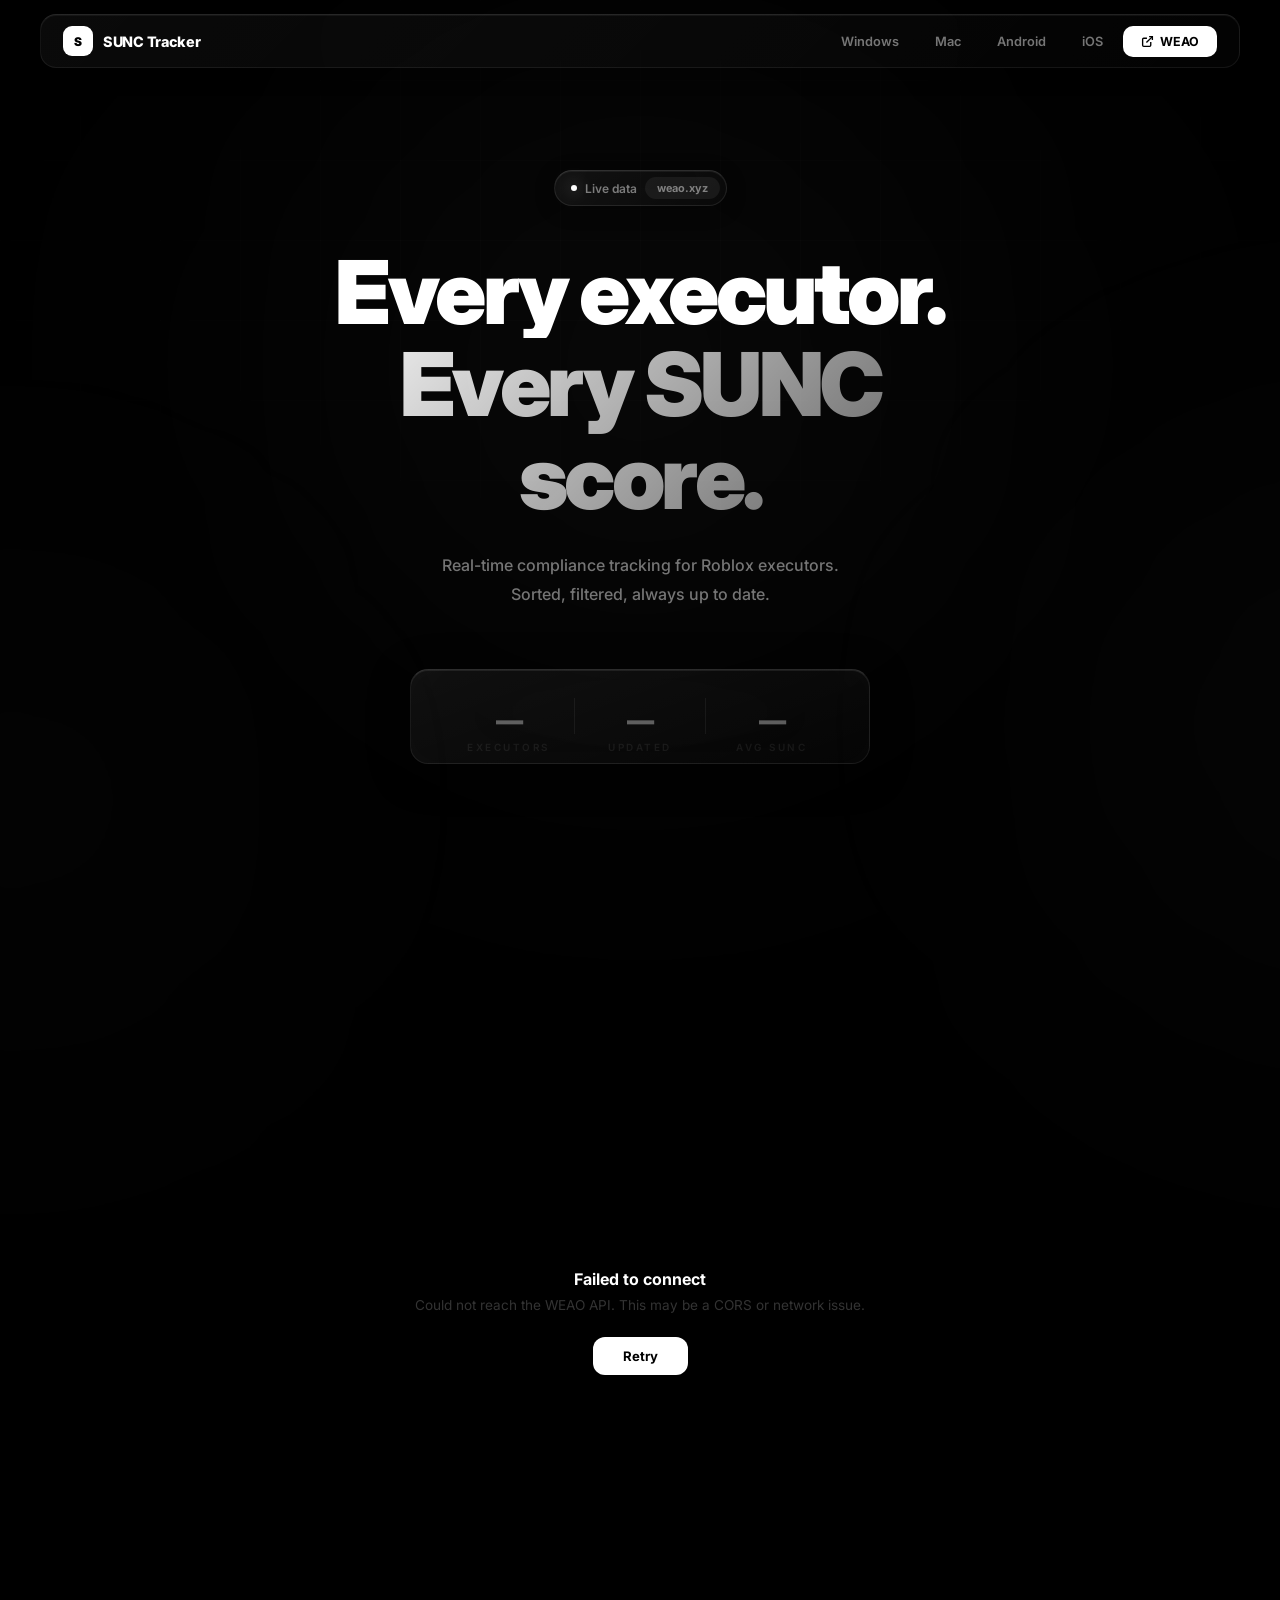
<file: index.html>
<!DOCTYPE html>
<html lang="en">
<head>
    <meta charset="UTF-8">
    <meta name="viewport" content="width=device-width, initial-scale=1.0">
    <title>SUNC Tracker | Roblox Executor Rankings</title>
    <link rel="icon" type="image/svg+xml" href="favicon.svg">
    <link rel="stylesheet" href="style.css">
</head>
<body>

<div class="bg-orb bg-orb-1"></div>
<div class="bg-orb bg-orb-2"></div>
<div class="bg-orb bg-orb-3"></div>
<div class="bg-grid"></div>

<nav>
    <div class="nav-inner">
        <div class="nav-brand">
            <a href="/executor-website/" class="nav-brand-link">
                <div class="nav-logo">S</div>
                <span>SUNC Tracker</span>
            </a>
        </div>
        <div class="nav-right">
            <a href="/executor-website/windows/" class="nav-link">Windows</a>
            <a href="/executor-website/mac/" class="nav-link">Mac</a>
            <a href="/executor-website/android/" class="nav-link">Android</a>
            <a href="/executor-website/ios/" class="nav-link">iOS</a>
            <a href="https://weao.xyz" target="_blank" class="nav-btn">
                <svg viewBox="0 0 24 24" fill="none" stroke="currentColor" stroke-width="2.5"><path d="M18 13v6a2 2 0 0 1-2 2H5a2 2 0 0 1-2-2V8a2 2 0 0 1 2-2h6"/><polyline points="15 3 21 3 21 9"/><line x1="10" y1="14" x2="21" y2="3"/></svg>
                WEAO
            </a>
        </div>
    </div>
</nav>

<section class="hero reveal">
    <div class="hero-badge">
        <span class="hero-badge-dot"></span>
        Live data
        <span class="hero-badge-source">weao.xyz</span>
    </div>
    <h1 class="hero-title">
        <span class="hero-line reveal-child" style="--d:0">Every executor.</span>
        <span class="hero-line hero-gradient reveal-child" style="--d:1">Every SUNC score.</span>
    </h1>
    <p class="hero-desc reveal-child" style="--d:2">Real-time compliance tracking for Roblox executors.<br>Sorted, filtered, always up to date.</p>
    <div class="stats reveal-child" style="--d:3">
        <div class="stat-item">
            <div class="stat-num" id="total-count">&mdash;</div>
            <div class="stat-label">Executors</div>
        </div>
        <div class="stat-divider"></div>
        <div class="stat-item">
            <div class="stat-num" id="updated-count">&mdash;</div>
            <div class="stat-label">Updated</div>
        </div>
        <div class="stat-divider"></div>
        <div class="stat-item">
            <div class="stat-num" id="avg-sunc">&mdash;</div>
            <div class="stat-label">Avg SUNC</div>
        </div>
    </div>
</section>

<div class="page-cards reveal">
    <a href="/executor-website/windows/" class="page-card">
        <div class="page-card-icon">
            <svg viewBox="0 0 24 24" fill="currentColor"><path d="M3 12V6.75L9 5.43V11.91L3 12M20 3v8.75l-8 .25V4.36L20 3M3 13l6-.08V19.56L3 18.25V13M12 12.92l8-.25V21l-8-1.36V12.92Z"/></svg>
        </div>
        <div class="page-card-info">
            <div class="page-card-title">Windows</div>
            <div class="page-card-desc">Desktop executors for Windows</div>
        </div>
        <svg class="page-card-arrow" viewBox="0 0 24 24" fill="none" stroke="currentColor" stroke-width="2"><path d="M5 12h14M12 5l7 7-7 7"/></svg>
    </a>
    <a href="/executor-website/mac/" class="page-card">
        <div class="page-card-icon">
            <svg viewBox="0 0 24 24" fill="currentColor"><path d="M18.71 19.5C17.88 20.74 17 21.95 15.66 21.97C14.32 22 13.89 21.18 12.37 21.18C10.84 21.18 10.37 21.95 9.1 22C7.79 22.05 6.8 20.68 5.96 19.47C4.25 17 2.94 12.45 4.7 9.39C5.57 7.87 7.13 6.91 8.82 6.88C10.1 6.86 11.32 7.75 12.11 7.75C12.89 7.75 14.37 6.68 15.92 6.84C16.57 6.87 18.39 7.1 19.56 8.82C19.47 8.88 17.39 10.1 17.41 12.63C17.44 15.65 20.06 16.66 20.09 16.67C20.06 16.74 19.67 18.11 18.71 19.5M13 3.5C13.73 2.67 14.94 2.04 15.94 2C16.07 3.17 15.6 4.35 14.9 5.19C14.21 6.04 13.07 6.7 11.95 6.61C11.8 5.46 12.36 4.26 13 3.5Z"/></svg>
        </div>
        <div class="page-card-info">
            <div class="page-card-title">macOS</div>
            <div class="page-card-desc">Executors for Mac</div>
        </div>
        <svg class="page-card-arrow" viewBox="0 0 24 24" fill="none" stroke="currentColor" stroke-width="2"><path d="M5 12h14M12 5l7 7-7 7"/></svg>
    </a>
    <a href="/executor-website/android/" class="page-card">
        <div class="page-card-icon">
            <svg viewBox="0 0 24 24" fill="currentColor"><path d="M16.61 15.15C16.15 15.15 15.77 14.78 15.77 14.32C15.77 13.86 16.15 13.5 16.61 13.5C17.07 13.5 17.45 13.86 17.45 14.32C17.45 14.78 17.07 15.15 16.61 15.15M7.41 15.15C6.95 15.15 6.57 14.78 6.57 14.32C6.57 13.86 6.95 13.5 7.41 13.5C7.87 13.5 8.24 13.86 8.24 14.32C8.24 14.78 7.87 15.15 7.41 15.15M16.91 10.14L18.58 7.26C18.67 7.09 18.61 6.88 18.45 6.79C18.28 6.69 18.07 6.76 17.97 6.93L16.29 9.83C14.95 9.22 13.5 8.88 12 8.88C10.5 8.88 9.05 9.22 7.71 9.83L6.03 6.93C5.93 6.76 5.72 6.69 5.55 6.79C5.39 6.88 5.32 7.09 5.42 7.26L7.09 10.14C4.47 11.55 2.75 14.12 2.5 17H21.5C21.25 14.12 19.53 11.55 16.91 10.14Z"/></svg>
        </div>
        <div class="page-card-info">
            <div class="page-card-title">Android</div>
            <div class="page-card-desc">Mobile executors for Android</div>
        </div>
        <svg class="page-card-arrow" viewBox="0 0 24 24" fill="none" stroke="currentColor" stroke-width="2"><path d="M5 12h14M12 5l7 7-7 7"/></svg>
    </a>
    <a href="/executor-website/ios/" class="page-card">
        <div class="page-card-icon">
            <svg viewBox="0 0 24 24" fill="currentColor"><path d="M15.5 1H8.5C7.12 1 6 2.12 6 3.5V20.5C6 21.88 7.12 23 8.5 23H15.5C16.88 23 18 21.88 18 20.5V3.5C18 2.12 16.88 1 15.5 1M12 22C11.17 22 10.5 21.33 10.5 20.5C10.5 19.67 11.17 19 12 19C12.83 19 13.5 19.67 13.5 20.5C13.5 21.33 12.83 22 12 22M16 18H8V4H16V18Z"/></svg>
        </div>
        <div class="page-card-info">
            <div class="page-card-title">iOS</div>
            <div class="page-card-desc">Executors for iPhone & iPad</div>
        </div>
        <svg class="page-card-arrow" viewBox="0 0 24 24" fill="none" stroke="currentColor" stroke-width="2"><path d="M5 12h14M12 5l7 7-7 7"/></svg>
    </a>
    <a href="/executor-website/free/" class="page-card">
        <div class="page-card-icon">
            <svg viewBox="0 0 24 24" fill="none" stroke="currentColor" stroke-width="2"><circle cx="12" cy="12" r="10"/><line x1="12" y1="8" x2="12" y2="16"/><line x1="8" y1="12" x2="16" y2="12"/></svg>
        </div>
        <div class="page-card-info">
            <div class="page-card-title">Free</div>
            <div class="page-card-desc">All free executors</div>
        </div>
        <svg class="page-card-arrow" viewBox="0 0 24 24" fill="none" stroke="currentColor" stroke-width="2"><path d="M5 12h14M12 5l7 7-7 7"/></svg>
    </a>
    <a href="/executor-website/paid/" class="page-card">
        <div class="page-card-icon">
            <svg viewBox="0 0 24 24" fill="none" stroke="currentColor" stroke-width="2"><line x1="12" y1="1" x2="12" y2="23"/><path d="M17 5H9.5a3.5 3.5 0 0 0 0 7h5a3.5 3.5 0 0 1 0 7H6"/></svg>
        </div>
        <div class="page-card-info">
            <div class="page-card-title">Paid</div>
            <div class="page-card-desc">Premium executors</div>
        </div>
        <svg class="page-card-arrow" viewBox="0 0 24 24" fill="none" stroke="currentColor" stroke-width="2"><path d="M5 12h14M12 5l7 7-7 7"/></svg>
    </a>
</div>

<div class="toolbar reveal" id="grid-section">
    <div class="toolbar-count">Showing <strong id="showing-count">0</strong> executors</div>
    <select class="toolbar-sort" id="sort-select">
        <option value="sunc-desc">SUNC: High to Low</option>
        <option value="sunc-asc">SUNC: Low to High</option>
        <option value="unc-desc">UNC: High to Low</option>
        <option value="name-asc">Name: A to Z</option>
        <option value="name-desc">Name: Z to A</option>
    </select>
</div>

<div id="executors">
    <div class="loading" id="loading">
        <div class="loader"></div>
        <div class="load-text">Loading executors...</div>
    </div>
    <div class="grid" id="grid"></div>
</div>

<footer class="reveal">
    <div class="footer-line"></div>
    <p>Data from <a href="https://weao.xyz" target="_blank">weao.xyz</a> &middot; Not affiliated with WEAO or any executor</p>
    <p class="made-by">made by pikammmmm</p>
</footer>

<script src="script.js?v=4"></script>

</body>
</html>
</file>
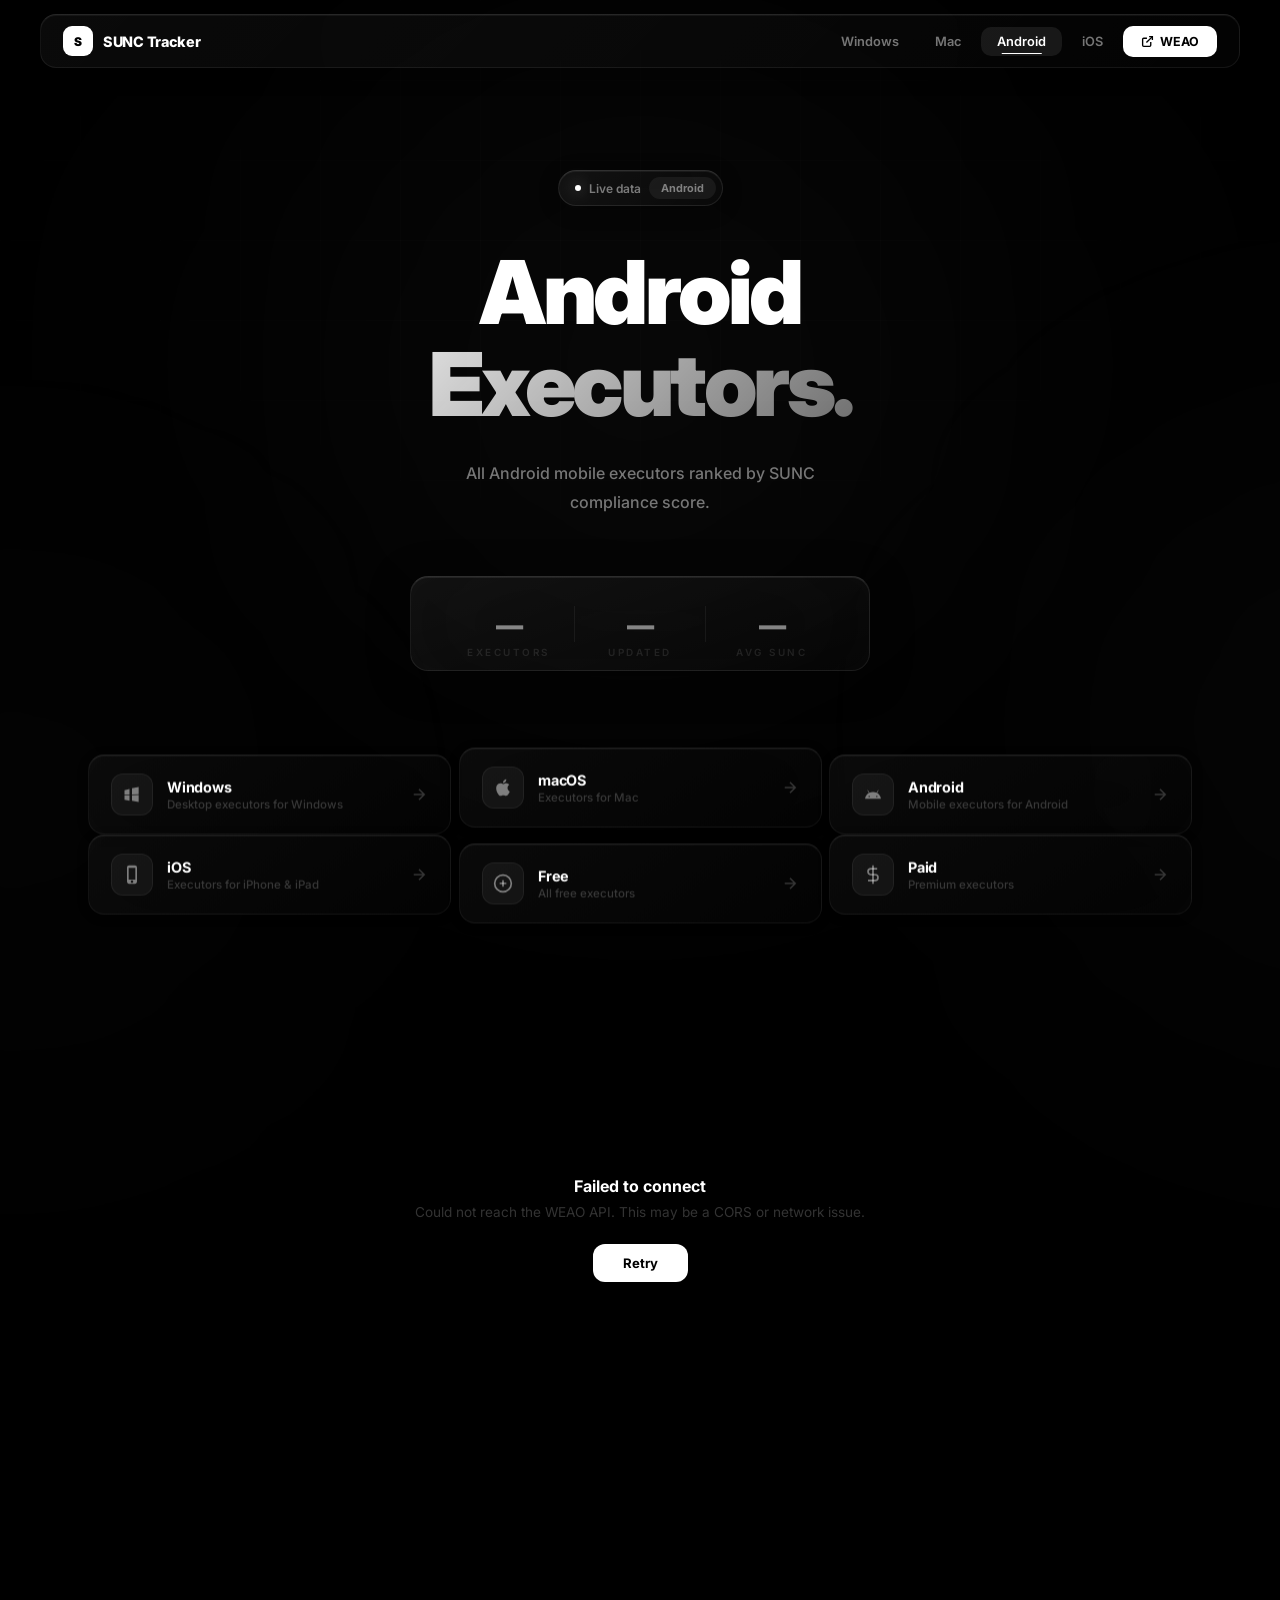
<file: android/index.html>
<!DOCTYPE html>
<html lang="en">
<head>
    <meta charset="UTF-8">
    <meta name="viewport" content="width=device-width, initial-scale=1.0">
    <title>Android Executors | SUNC Tracker</title>
    <link rel="icon" type="image/svg+xml" href="../favicon.svg">
    <link rel="stylesheet" href="../style.css">
</head>
<body>

<div class="bg-orb bg-orb-1"></div>
<div class="bg-orb bg-orb-2"></div>
<div class="bg-orb bg-orb-3"></div>
<div class="bg-grid"></div>

<nav>
    <div class="nav-inner">
        <div class="nav-brand">
            <a href="/executor-website/" class="nav-brand-link">
                <div class="nav-logo">S</div>
                <span>SUNC Tracker</span>
            </a>
        </div>
        <div class="nav-right">
            <a href="/executor-website/windows/" class="nav-link">Windows</a>
            <a href="/executor-website/mac/" class="nav-link">Mac</a>
            <a href="/executor-website/android/" class="nav-link active-link">Android</a>
            <a href="/executor-website/ios/" class="nav-link">iOS</a>
            <a href="https://weao.xyz" target="_blank" class="nav-btn">
                <svg viewBox="0 0 24 24" fill="none" stroke="currentColor" stroke-width="2.5"><path d="M18 13v6a2 2 0 0 1-2 2H5a2 2 0 0 1-2-2V8a2 2 0 0 1 2-2h6"/><polyline points="15 3 21 3 21 9"/><line x1="10" y1="14" x2="21" y2="3"/></svg>
                WEAO
            </a>
        </div>
    </div>
</nav>

<div class="mobile-nav reveal">
    <a href="/executor-website/" class="mobile-nav-item">All</a>
    <a href="/executor-website/windows/" class="mobile-nav-item">Windows</a>
    <a href="/executor-website/mac/" class="mobile-nav-item">Mac</a>
    <a href="/executor-website/android/" class="mobile-nav-item active">Android</a>
    <a href="/executor-website/ios/" class="mobile-nav-item">iOS</a>
</div>

<section class="hero reveal">
    <div class="hero-badge">
        <span class="hero-badge-dot"></span>
        Live data
        <span class="hero-badge-source">Android</span>
    </div>
    <h1 class="hero-title">
        <span class="hero-line reveal-child" style="--d:0">Android</span>
        <span class="hero-line hero-gradient reveal-child" style="--d:1">Executors.</span>
    </h1>
    <p class="hero-desc reveal-child" style="--d:2">All Android mobile executors ranked by SUNC compliance score.</p>
    <div class="stats reveal-child" style="--d:3">
        <div class="stat-item">
            <div class="stat-num" id="total-count">&mdash;</div>
            <div class="stat-label">Executors</div>
        </div>
        <div class="stat-divider"></div>
        <div class="stat-item">
            <div class="stat-num" id="updated-count">&mdash;</div>
            <div class="stat-label">Updated</div>
        </div>
        <div class="stat-divider"></div>
        <div class="stat-item">
            <div class="stat-num" id="avg-sunc">&mdash;</div>
            <div class="stat-label">Avg SUNC</div>
        </div>
    </div>
</section>

<div class="page-cards reveal">
    <a href="/executor-website/windows/" class="page-card">
        <div class="page-card-icon"><svg viewBox="0 0 24 24" fill="currentColor"><path d="M3 12V6.75L9 5.43V11.91L3 12M20 3v8.75l-8 .25V4.36L20 3M3 13l6-.08V19.56L3 18.25V13M12 12.92l8-.25V21l-8-1.36V12.92Z"/></svg></div>
        <div class="page-card-info"><div class="page-card-title">Windows</div><div class="page-card-desc">Desktop executors for Windows</div></div>
        <svg class="page-card-arrow" viewBox="0 0 24 24" fill="none" stroke="currentColor" stroke-width="2"><path d="M5 12h14M12 5l7 7-7 7"/></svg>
    </a>
    <a href="/executor-website/mac/" class="page-card">
        <div class="page-card-icon"><svg viewBox="0 0 24 24" fill="currentColor"><path d="M18.71 19.5C17.88 20.74 17 21.95 15.66 21.97C14.32 22 13.89 21.18 12.37 21.18C10.84 21.18 10.37 21.95 9.1 22C7.79 22.05 6.8 20.68 5.96 19.47C4.25 17 2.94 12.45 4.7 9.39C5.57 7.87 7.13 6.91 8.82 6.88C10.1 6.86 11.32 7.75 12.11 7.75C12.89 7.75 14.37 6.68 15.92 6.84C16.57 6.87 18.39 7.1 19.56 8.82C19.47 8.88 17.39 10.1 17.41 12.63C17.44 15.65 20.06 16.66 20.09 16.67C20.06 16.74 19.67 18.11 18.71 19.5M13 3.5C13.73 2.67 14.94 2.04 15.94 2C16.07 3.17 15.6 4.35 14.9 5.19C14.21 6.04 13.07 6.7 11.95 6.61C11.8 5.46 12.36 4.26 13 3.5Z"/></svg></div>
        <div class="page-card-info"><div class="page-card-title">macOS</div><div class="page-card-desc">Executors for Mac</div></div>
        <svg class="page-card-arrow" viewBox="0 0 24 24" fill="none" stroke="currentColor" stroke-width="2"><path d="M5 12h14M12 5l7 7-7 7"/></svg>
    </a>
    <a href="/executor-website/android/" class="page-card">
        <div class="page-card-icon"><svg viewBox="0 0 24 24" fill="currentColor"><path d="M16.61 15.15C16.15 15.15 15.77 14.78 15.77 14.32C15.77 13.86 16.15 13.5 16.61 13.5C17.07 13.5 17.45 13.86 17.45 14.32C17.45 14.78 17.07 15.15 16.61 15.15M7.41 15.15C6.95 15.15 6.57 14.78 6.57 14.32C6.57 13.86 6.95 13.5 7.41 13.5C7.87 13.5 8.24 13.86 8.24 14.32C8.24 14.78 7.87 15.15 7.41 15.15M16.91 10.14L18.58 7.26C18.67 7.09 18.61 6.88 18.45 6.79C18.28 6.69 18.07 6.76 17.97 6.93L16.29 9.83C14.95 9.22 13.5 8.88 12 8.88C10.5 8.88 9.05 9.22 7.71 9.83L6.03 6.93C5.93 6.76 5.72 6.69 5.55 6.79C5.39 6.88 5.32 7.09 5.42 7.26L7.09 10.14C4.47 11.55 2.75 14.12 2.5 17H21.5C21.25 14.12 19.53 11.55 16.91 10.14Z"/></svg></div>
        <div class="page-card-info"><div class="page-card-title">Android</div><div class="page-card-desc">Mobile executors for Android</div></div>
        <svg class="page-card-arrow" viewBox="0 0 24 24" fill="none" stroke="currentColor" stroke-width="2"><path d="M5 12h14M12 5l7 7-7 7"/></svg>
    </a>
    <a href="/executor-website/ios/" class="page-card">
        <div class="page-card-icon"><svg viewBox="0 0 24 24" fill="currentColor"><path d="M15.5 1H8.5C7.12 1 6 2.12 6 3.5V20.5C6 21.88 7.12 23 8.5 23H15.5C16.88 23 18 21.88 18 20.5V3.5C18 2.12 16.88 1 15.5 1M12 22C11.17 22 10.5 21.33 10.5 20.5C10.5 19.67 11.17 19 12 19C12.83 19 13.5 19.67 13.5 20.5C13.5 21.33 12.83 22 12 22M16 18H8V4H16V18Z"/></svg></div>
        <div class="page-card-info"><div class="page-card-title">iOS</div><div class="page-card-desc">Executors for iPhone & iPad</div></div>
        <svg class="page-card-arrow" viewBox="0 0 24 24" fill="none" stroke="currentColor" stroke-width="2"><path d="M5 12h14M12 5l7 7-7 7"/></svg>
    </a>
    <a href="/executor-website/free/" class="page-card">
        <div class="page-card-icon"><svg viewBox="0 0 24 24" fill="none" stroke="currentColor" stroke-width="2"><circle cx="12" cy="12" r="10"/><line x1="12" y1="8" x2="12" y2="16"/><line x1="8" y1="12" x2="16" y2="12"/></svg></div>
        <div class="page-card-info"><div class="page-card-title">Free</div><div class="page-card-desc">All free executors</div></div>
        <svg class="page-card-arrow" viewBox="0 0 24 24" fill="none" stroke="currentColor" stroke-width="2"><path d="M5 12h14M12 5l7 7-7 7"/></svg>
    </a>
    <a href="/executor-website/paid/" class="page-card">
        <div class="page-card-icon"><svg viewBox="0 0 24 24" fill="none" stroke="currentColor" stroke-width="2"><line x1="12" y1="1" x2="12" y2="23"/><path d="M17 5H9.5a3.5 3.5 0 0 0 0 7h5a3.5 3.5 0 0 1 0 7H6"/></svg></div>
        <div class="page-card-info"><div class="page-card-title">Paid</div><div class="page-card-desc">Premium executors</div></div>
        <svg class="page-card-arrow" viewBox="0 0 24 24" fill="none" stroke="currentColor" stroke-width="2"><path d="M5 12h14M12 5l7 7-7 7"/></svg>
    </a>
</div>

<div class="toolbar reveal" id="grid-section">
    <div class="toolbar-count">Showing <strong id="showing-count">0</strong> executors</div>
    <select class="toolbar-sort" id="sort-select">
        <option value="sunc-desc">SUNC: High to Low</option>
        <option value="sunc-asc">SUNC: Low to High</option>
        <option value="unc-desc">UNC: High to Low</option>
        <option value="name-asc">Name: A to Z</option>
        <option value="name-desc">Name: Z to A</option>
    </select>
</div>

<div id="executors">
    <div class="loading" id="loading">
        <div class="loader"></div>
        <div class="load-text">Loading Android executors...</div>
    </div>
    <div class="grid" id="grid"></div>
</div>

<footer class="reveal">
    <div class="footer-line"></div>
    <p>Data from <a href="https://weao.xyz" target="_blank">weao.xyz</a> &middot; Not affiliated with WEAO or any executor</p>
    <p class="made-by">made by pikammmmm</p>
</footer>

<script>window.PAGE_FILTER = 'Android';</script>
<script src="../script.js?v=4"></script>

</body>
</html>
</file>
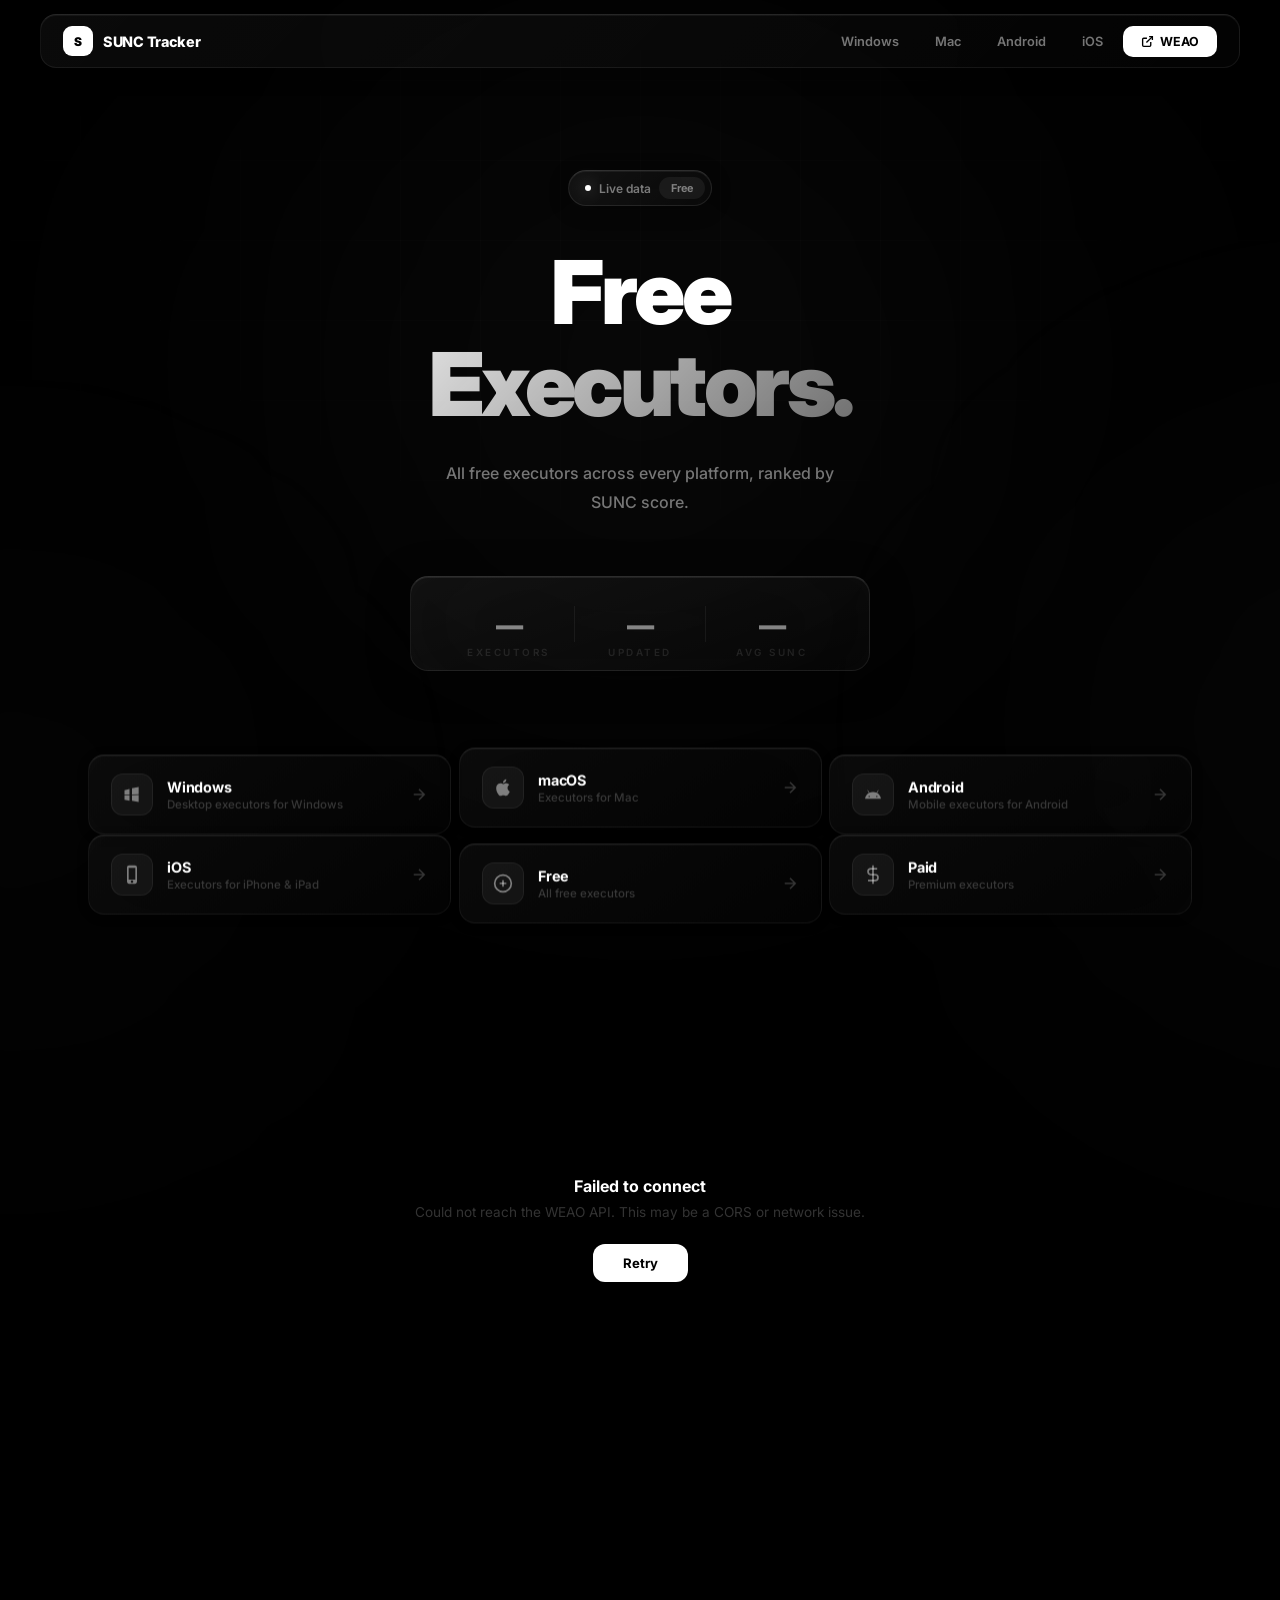
<file: free/index.html>
<!DOCTYPE html>
<html lang="en">
<head>
    <meta charset="UTF-8">
    <meta name="viewport" content="width=device-width, initial-scale=1.0">
    <title>Free Executors | SUNC Tracker</title>
    <link rel="icon" type="image/svg+xml" href="../favicon.svg">
    <link rel="stylesheet" href="../style.css">
</head>
<body>

<div class="bg-orb bg-orb-1"></div>
<div class="bg-orb bg-orb-2"></div>
<div class="bg-orb bg-orb-3"></div>
<div class="bg-grid"></div>

<nav>
    <div class="nav-inner">
        <div class="nav-brand">
            <a href="/executor-website/" class="nav-brand-link">
                <div class="nav-logo">S</div>
                <span>SUNC Tracker</span>
            </a>
        </div>
        <div class="nav-right">
            <a href="/executor-website/windows/" class="nav-link">Windows</a>
            <a href="/executor-website/mac/" class="nav-link">Mac</a>
            <a href="/executor-website/android/" class="nav-link">Android</a>
            <a href="/executor-website/ios/" class="nav-link">iOS</a>
            <a href="https://weao.xyz" target="_blank" class="nav-btn">
                <svg viewBox="0 0 24 24" fill="none" stroke="currentColor" stroke-width="2.5"><path d="M18 13v6a2 2 0 0 1-2 2H5a2 2 0 0 1-2-2V8a2 2 0 0 1 2-2h6"/><polyline points="15 3 21 3 21 9"/><line x1="10" y1="14" x2="21" y2="3"/></svg>
                WEAO
            </a>
        </div>
    </div>
</nav>

<div class="mobile-nav reveal">
    <a href="/executor-website/" class="mobile-nav-item">All</a>
    <a href="/executor-website/windows/" class="mobile-nav-item">Windows</a>
    <a href="/executor-website/mac/" class="mobile-nav-item">Mac</a>
    <a href="/executor-website/android/" class="mobile-nav-item">Android</a>
    <a href="/executor-website/ios/" class="mobile-nav-item">iOS</a>
</div>

<section class="hero reveal">
    <div class="hero-badge">
        <span class="hero-badge-dot"></span>
        Live data
        <span class="hero-badge-source">Free</span>
    </div>
    <h1 class="hero-title">
        <span class="hero-line reveal-child" style="--d:0">Free</span>
        <span class="hero-line hero-gradient reveal-child" style="--d:1">Executors.</span>
    </h1>
    <p class="hero-desc reveal-child" style="--d:2">All free executors across every platform, ranked by SUNC score.</p>
    <div class="stats reveal-child" style="--d:3">
        <div class="stat-item">
            <div class="stat-num" id="total-count">&mdash;</div>
            <div class="stat-label">Executors</div>
        </div>
        <div class="stat-divider"></div>
        <div class="stat-item">
            <div class="stat-num" id="updated-count">&mdash;</div>
            <div class="stat-label">Updated</div>
        </div>
        <div class="stat-divider"></div>
        <div class="stat-item">
            <div class="stat-num" id="avg-sunc">&mdash;</div>
            <div class="stat-label">Avg SUNC</div>
        </div>
    </div>
</section>

<div class="page-cards reveal">
    <a href="/executor-website/windows/" class="page-card">
        <div class="page-card-icon"><svg viewBox="0 0 24 24" fill="currentColor"><path d="M3 12V6.75L9 5.43V11.91L3 12M20 3v8.75l-8 .25V4.36L20 3M3 13l6-.08V19.56L3 18.25V13M12 12.92l8-.25V21l-8-1.36V12.92Z"/></svg></div>
        <div class="page-card-info"><div class="page-card-title">Windows</div><div class="page-card-desc">Desktop executors for Windows</div></div>
        <svg class="page-card-arrow" viewBox="0 0 24 24" fill="none" stroke="currentColor" stroke-width="2"><path d="M5 12h14M12 5l7 7-7 7"/></svg>
    </a>
    <a href="/executor-website/mac/" class="page-card">
        <div class="page-card-icon"><svg viewBox="0 0 24 24" fill="currentColor"><path d="M18.71 19.5C17.88 20.74 17 21.95 15.66 21.97C14.32 22 13.89 21.18 12.37 21.18C10.84 21.18 10.37 21.95 9.1 22C7.79 22.05 6.8 20.68 5.96 19.47C4.25 17 2.94 12.45 4.7 9.39C5.57 7.87 7.13 6.91 8.82 6.88C10.1 6.86 11.32 7.75 12.11 7.75C12.89 7.75 14.37 6.68 15.92 6.84C16.57 6.87 18.39 7.1 19.56 8.82C19.47 8.88 17.39 10.1 17.41 12.63C17.44 15.65 20.06 16.66 20.09 16.67C20.06 16.74 19.67 18.11 18.71 19.5M13 3.5C13.73 2.67 14.94 2.04 15.94 2C16.07 3.17 15.6 4.35 14.9 5.19C14.21 6.04 13.07 6.7 11.95 6.61C11.8 5.46 12.36 4.26 13 3.5Z"/></svg></div>
        <div class="page-card-info"><div class="page-card-title">macOS</div><div class="page-card-desc">Executors for Mac</div></div>
        <svg class="page-card-arrow" viewBox="0 0 24 24" fill="none" stroke="currentColor" stroke-width="2"><path d="M5 12h14M12 5l7 7-7 7"/></svg>
    </a>
    <a href="/executor-website/android/" class="page-card">
        <div class="page-card-icon"><svg viewBox="0 0 24 24" fill="currentColor"><path d="M16.61 15.15C16.15 15.15 15.77 14.78 15.77 14.32C15.77 13.86 16.15 13.5 16.61 13.5C17.07 13.5 17.45 13.86 17.45 14.32C17.45 14.78 17.07 15.15 16.61 15.15M7.41 15.15C6.95 15.15 6.57 14.78 6.57 14.32C6.57 13.86 6.95 13.5 7.41 13.5C7.87 13.5 8.24 13.86 8.24 14.32C8.24 14.78 7.87 15.15 7.41 15.15M16.91 10.14L18.58 7.26C18.67 7.09 18.61 6.88 18.45 6.79C18.28 6.69 18.07 6.76 17.97 6.93L16.29 9.83C14.95 9.22 13.5 8.88 12 8.88C10.5 8.88 9.05 9.22 7.71 9.83L6.03 6.93C5.93 6.76 5.72 6.69 5.55 6.79C5.39 6.88 5.32 7.09 5.42 7.26L7.09 10.14C4.47 11.55 2.75 14.12 2.5 17H21.5C21.25 14.12 19.53 11.55 16.91 10.14Z"/></svg></div>
        <div class="page-card-info"><div class="page-card-title">Android</div><div class="page-card-desc">Mobile executors for Android</div></div>
        <svg class="page-card-arrow" viewBox="0 0 24 24" fill="none" stroke="currentColor" stroke-width="2"><path d="M5 12h14M12 5l7 7-7 7"/></svg>
    </a>
    <a href="/executor-website/ios/" class="page-card">
        <div class="page-card-icon"><svg viewBox="0 0 24 24" fill="currentColor"><path d="M15.5 1H8.5C7.12 1 6 2.12 6 3.5V20.5C6 21.88 7.12 23 8.5 23H15.5C16.88 23 18 21.88 18 20.5V3.5C18 2.12 16.88 1 15.5 1M12 22C11.17 22 10.5 21.33 10.5 20.5C10.5 19.67 11.17 19 12 19C12.83 19 13.5 19.67 13.5 20.5C13.5 21.33 12.83 22 12 22M16 18H8V4H16V18Z"/></svg></div>
        <div class="page-card-info"><div class="page-card-title">iOS</div><div class="page-card-desc">Executors for iPhone & iPad</div></div>
        <svg class="page-card-arrow" viewBox="0 0 24 24" fill="none" stroke="currentColor" stroke-width="2"><path d="M5 12h14M12 5l7 7-7 7"/></svg>
    </a>
    <a href="/executor-website/free/" class="page-card">
        <div class="page-card-icon"><svg viewBox="0 0 24 24" fill="none" stroke="currentColor" stroke-width="2"><circle cx="12" cy="12" r="10"/><line x1="12" y1="8" x2="12" y2="16"/><line x1="8" y1="12" x2="16" y2="12"/></svg></div>
        <div class="page-card-info"><div class="page-card-title">Free</div><div class="page-card-desc">All free executors</div></div>
        <svg class="page-card-arrow" viewBox="0 0 24 24" fill="none" stroke="currentColor" stroke-width="2"><path d="M5 12h14M12 5l7 7-7 7"/></svg>
    </a>
    <a href="/executor-website/paid/" class="page-card">
        <div class="page-card-icon"><svg viewBox="0 0 24 24" fill="none" stroke="currentColor" stroke-width="2"><line x1="12" y1="1" x2="12" y2="23"/><path d="M17 5H9.5a3.5 3.5 0 0 0 0 7h5a3.5 3.5 0 0 1 0 7H6"/></svg></div>
        <div class="page-card-info"><div class="page-card-title">Paid</div><div class="page-card-desc">Premium executors</div></div>
        <svg class="page-card-arrow" viewBox="0 0 24 24" fill="none" stroke="currentColor" stroke-width="2"><path d="M5 12h14M12 5l7 7-7 7"/></svg>
    </a>
</div>

<div class="toolbar reveal" id="grid-section">
    <div class="toolbar-count">Showing <strong id="showing-count">0</strong> executors</div>
    <select class="toolbar-sort" id="sort-select">
        <option value="sunc-desc">SUNC: High to Low</option>
        <option value="sunc-asc">SUNC: Low to High</option>
        <option value="unc-desc">UNC: High to Low</option>
        <option value="name-asc">Name: A to Z</option>
        <option value="name-desc">Name: Z to A</option>
    </select>
</div>

<div id="executors">
    <div class="loading" id="loading">
        <div class="loader"></div>
        <div class="load-text">Loading free executors...</div>
    </div>
    <div class="grid" id="grid"></div>
</div>

<footer class="reveal">
    <div class="footer-line"></div>
    <p>Data from <a href="https://weao.xyz" target="_blank">weao.xyz</a> &middot; Not affiliated with WEAO or any executor</p>
    <p class="made-by">made by pikammmmm</p>
</footer>

<script>window.PAGE_FILTER = 'free';</script>
<script src="../script.js?v=4"></script>

</body>
</html>
</file>
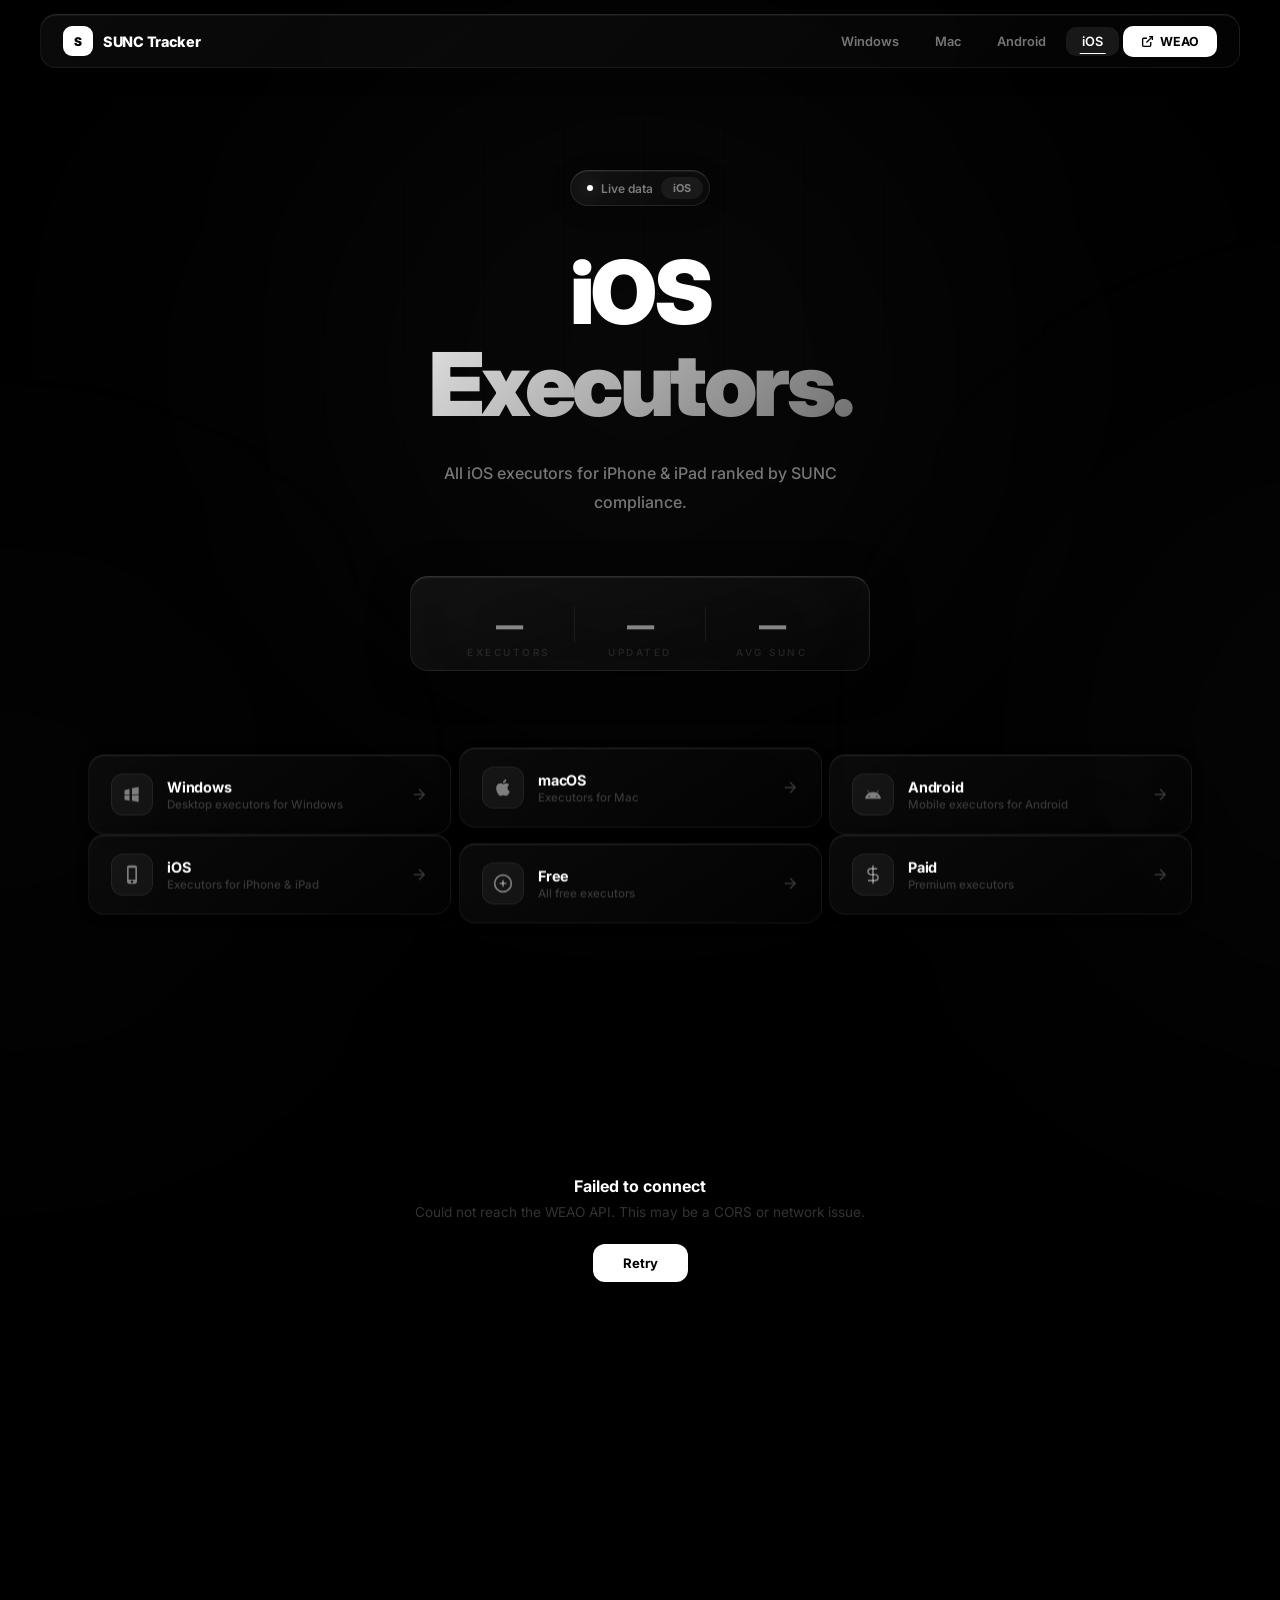
<file: ios/index.html>
<!DOCTYPE html>
<html lang="en">
<head>
    <meta charset="UTF-8">
    <meta name="viewport" content="width=device-width, initial-scale=1.0">
    <title>iOS Executors | SUNC Tracker</title>
    <link rel="icon" type="image/svg+xml" href="../favicon.svg">
    <link rel="stylesheet" href="../style.css">
</head>
<body>

<div class="bg-orb bg-orb-1"></div>
<div class="bg-orb bg-orb-2"></div>
<div class="bg-orb bg-orb-3"></div>
<div class="bg-grid"></div>

<nav>
    <div class="nav-inner">
        <div class="nav-brand">
            <a href="/executor-website/" class="nav-brand-link">
                <div class="nav-logo">S</div>
                <span>SUNC Tracker</span>
            </a>
        </div>
        <div class="nav-right">
            <a href="/executor-website/windows/" class="nav-link">Windows</a>
            <a href="/executor-website/mac/" class="nav-link">Mac</a>
            <a href="/executor-website/android/" class="nav-link">Android</a>
            <a href="/executor-website/ios/" class="nav-link active-link">iOS</a>
            <a href="https://weao.xyz" target="_blank" class="nav-btn">
                <svg viewBox="0 0 24 24" fill="none" stroke="currentColor" stroke-width="2.5"><path d="M18 13v6a2 2 0 0 1-2 2H5a2 2 0 0 1-2-2V8a2 2 0 0 1 2-2h6"/><polyline points="15 3 21 3 21 9"/><line x1="10" y1="14" x2="21" y2="3"/></svg>
                WEAO
            </a>
        </div>
    </div>
</nav>

<div class="mobile-nav reveal">
    <a href="/executor-website/" class="mobile-nav-item">All</a>
    <a href="/executor-website/windows/" class="mobile-nav-item">Windows</a>
    <a href="/executor-website/mac/" class="mobile-nav-item">Mac</a>
    <a href="/executor-website/android/" class="mobile-nav-item">Android</a>
    <a href="/executor-website/ios/" class="mobile-nav-item active">iOS</a>
</div>

<section class="hero reveal">
    <div class="hero-badge">
        <span class="hero-badge-dot"></span>
        Live data
        <span class="hero-badge-source">iOS</span>
    </div>
    <h1 class="hero-title">
        <span class="hero-line reveal-child" style="--d:0">iOS</span>
        <span class="hero-line hero-gradient reveal-child" style="--d:1">Executors.</span>
    </h1>
    <p class="hero-desc reveal-child" style="--d:2">All iOS executors for iPhone & iPad ranked by SUNC compliance.</p>
    <div class="stats reveal-child" style="--d:3">
        <div class="stat-item">
            <div class="stat-num" id="total-count">&mdash;</div>
            <div class="stat-label">Executors</div>
        </div>
        <div class="stat-divider"></div>
        <div class="stat-item">
            <div class="stat-num" id="updated-count">&mdash;</div>
            <div class="stat-label">Updated</div>
        </div>
        <div class="stat-divider"></div>
        <div class="stat-item">
            <div class="stat-num" id="avg-sunc">&mdash;</div>
            <div class="stat-label">Avg SUNC</div>
        </div>
    </div>
</section>

<div class="page-cards reveal">
    <a href="/executor-website/windows/" class="page-card">
        <div class="page-card-icon"><svg viewBox="0 0 24 24" fill="currentColor"><path d="M3 12V6.75L9 5.43V11.91L3 12M20 3v8.75l-8 .25V4.36L20 3M3 13l6-.08V19.56L3 18.25V13M12 12.92l8-.25V21l-8-1.36V12.92Z"/></svg></div>
        <div class="page-card-info"><div class="page-card-title">Windows</div><div class="page-card-desc">Desktop executors for Windows</div></div>
        <svg class="page-card-arrow" viewBox="0 0 24 24" fill="none" stroke="currentColor" stroke-width="2"><path d="M5 12h14M12 5l7 7-7 7"/></svg>
    </a>
    <a href="/executor-website/mac/" class="page-card">
        <div class="page-card-icon"><svg viewBox="0 0 24 24" fill="currentColor"><path d="M18.71 19.5C17.88 20.74 17 21.95 15.66 21.97C14.32 22 13.89 21.18 12.37 21.18C10.84 21.18 10.37 21.95 9.1 22C7.79 22.05 6.8 20.68 5.96 19.47C4.25 17 2.94 12.45 4.7 9.39C5.57 7.87 7.13 6.91 8.82 6.88C10.1 6.86 11.32 7.75 12.11 7.75C12.89 7.75 14.37 6.68 15.92 6.84C16.57 6.87 18.39 7.1 19.56 8.82C19.47 8.88 17.39 10.1 17.41 12.63C17.44 15.65 20.06 16.66 20.09 16.67C20.06 16.74 19.67 18.11 18.71 19.5M13 3.5C13.73 2.67 14.94 2.04 15.94 2C16.07 3.17 15.6 4.35 14.9 5.19C14.21 6.04 13.07 6.7 11.95 6.61C11.8 5.46 12.36 4.26 13 3.5Z"/></svg></div>
        <div class="page-card-info"><div class="page-card-title">macOS</div><div class="page-card-desc">Executors for Mac</div></div>
        <svg class="page-card-arrow" viewBox="0 0 24 24" fill="none" stroke="currentColor" stroke-width="2"><path d="M5 12h14M12 5l7 7-7 7"/></svg>
    </a>
    <a href="/executor-website/android/" class="page-card">
        <div class="page-card-icon"><svg viewBox="0 0 24 24" fill="currentColor"><path d="M16.61 15.15C16.15 15.15 15.77 14.78 15.77 14.32C15.77 13.86 16.15 13.5 16.61 13.5C17.07 13.5 17.45 13.86 17.45 14.32C17.45 14.78 17.07 15.15 16.61 15.15M7.41 15.15C6.95 15.15 6.57 14.78 6.57 14.32C6.57 13.86 6.95 13.5 7.41 13.5C7.87 13.5 8.24 13.86 8.24 14.32C8.24 14.78 7.87 15.15 7.41 15.15M16.91 10.14L18.58 7.26C18.67 7.09 18.61 6.88 18.45 6.79C18.28 6.69 18.07 6.76 17.97 6.93L16.29 9.83C14.95 9.22 13.5 8.88 12 8.88C10.5 8.88 9.05 9.22 7.71 9.83L6.03 6.93C5.93 6.76 5.72 6.69 5.55 6.79C5.39 6.88 5.32 7.09 5.42 7.26L7.09 10.14C4.47 11.55 2.75 14.12 2.5 17H21.5C21.25 14.12 19.53 11.55 16.91 10.14Z"/></svg></div>
        <div class="page-card-info"><div class="page-card-title">Android</div><div class="page-card-desc">Mobile executors for Android</div></div>
        <svg class="page-card-arrow" viewBox="0 0 24 24" fill="none" stroke="currentColor" stroke-width="2"><path d="M5 12h14M12 5l7 7-7 7"/></svg>
    </a>
    <a href="/executor-website/ios/" class="page-card">
        <div class="page-card-icon"><svg viewBox="0 0 24 24" fill="currentColor"><path d="M15.5 1H8.5C7.12 1 6 2.12 6 3.5V20.5C6 21.88 7.12 23 8.5 23H15.5C16.88 23 18 21.88 18 20.5V3.5C18 2.12 16.88 1 15.5 1M12 22C11.17 22 10.5 21.33 10.5 20.5C10.5 19.67 11.17 19 12 19C12.83 19 13.5 19.67 13.5 20.5C13.5 21.33 12.83 22 12 22M16 18H8V4H16V18Z"/></svg></div>
        <div class="page-card-info"><div class="page-card-title">iOS</div><div class="page-card-desc">Executors for iPhone & iPad</div></div>
        <svg class="page-card-arrow" viewBox="0 0 24 24" fill="none" stroke="currentColor" stroke-width="2"><path d="M5 12h14M12 5l7 7-7 7"/></svg>
    </a>
    <a href="/executor-website/free/" class="page-card">
        <div class="page-card-icon"><svg viewBox="0 0 24 24" fill="none" stroke="currentColor" stroke-width="2"><circle cx="12" cy="12" r="10"/><line x1="12" y1="8" x2="12" y2="16"/><line x1="8" y1="12" x2="16" y2="12"/></svg></div>
        <div class="page-card-info"><div class="page-card-title">Free</div><div class="page-card-desc">All free executors</div></div>
        <svg class="page-card-arrow" viewBox="0 0 24 24" fill="none" stroke="currentColor" stroke-width="2"><path d="M5 12h14M12 5l7 7-7 7"/></svg>
    </a>
    <a href="/executor-website/paid/" class="page-card">
        <div class="page-card-icon"><svg viewBox="0 0 24 24" fill="none" stroke="currentColor" stroke-width="2"><line x1="12" y1="1" x2="12" y2="23"/><path d="M17 5H9.5a3.5 3.5 0 0 0 0 7h5a3.5 3.5 0 0 1 0 7H6"/></svg></div>
        <div class="page-card-info"><div class="page-card-title">Paid</div><div class="page-card-desc">Premium executors</div></div>
        <svg class="page-card-arrow" viewBox="0 0 24 24" fill="none" stroke="currentColor" stroke-width="2"><path d="M5 12h14M12 5l7 7-7 7"/></svg>
    </a>
</div>

<div class="toolbar reveal" id="grid-section">
    <div class="toolbar-count">Showing <strong id="showing-count">0</strong> executors</div>
    <select class="toolbar-sort" id="sort-select">
        <option value="sunc-desc">SUNC: High to Low</option>
        <option value="sunc-asc">SUNC: Low to High</option>
        <option value="unc-desc">UNC: High to Low</option>
        <option value="name-asc">Name: A to Z</option>
        <option value="name-desc">Name: Z to A</option>
    </select>
</div>

<div id="executors">
    <div class="loading" id="loading">
        <div class="loader"></div>
        <div class="load-text">Loading iOS executors...</div>
    </div>
    <div class="grid" id="grid"></div>
</div>

<footer class="reveal">
    <div class="footer-line"></div>
    <p>Data from <a href="https://weao.xyz" target="_blank">weao.xyz</a> &middot; Not affiliated with WEAO or any executor</p>
    <p class="made-by">made by pikammmmm</p>
</footer>

<script>window.PAGE_FILTER = 'iOS';</script>
<script src="../script.js?v=4"></script>

</body>
</html>
</file>
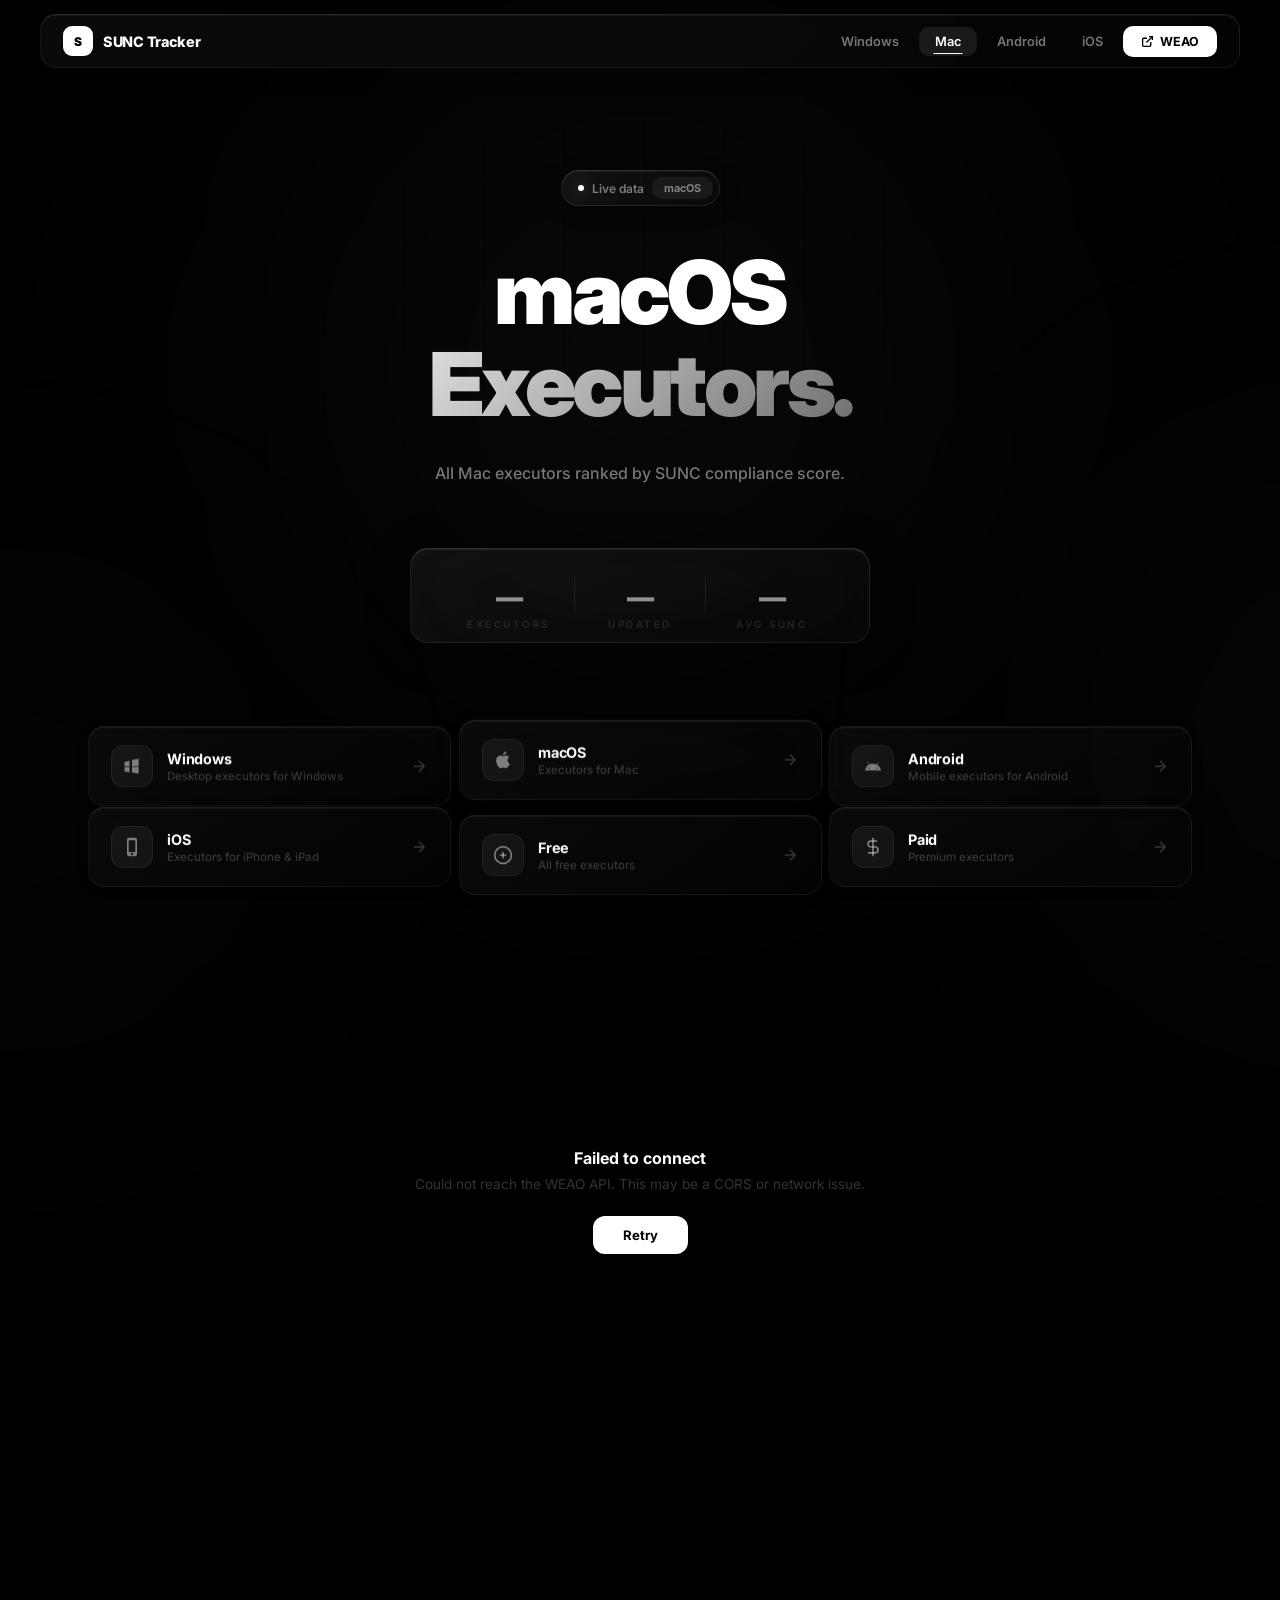
<file: mac/index.html>
<!DOCTYPE html>
<html lang="en">
<head>
    <meta charset="UTF-8">
    <meta name="viewport" content="width=device-width, initial-scale=1.0">
    <title>Mac Executors | SUNC Tracker</title>
    <link rel="icon" type="image/svg+xml" href="../favicon.svg">
    <link rel="stylesheet" href="../style.css">
</head>
<body>

<div class="bg-orb bg-orb-1"></div>
<div class="bg-orb bg-orb-2"></div>
<div class="bg-orb bg-orb-3"></div>
<div class="bg-grid"></div>

<nav>
    <div class="nav-inner">
        <div class="nav-brand">
            <a href="/executor-website/" class="nav-brand-link">
                <div class="nav-logo">S</div>
                <span>SUNC Tracker</span>
            </a>
        </div>
        <div class="nav-right">
            <a href="/executor-website/windows/" class="nav-link">Windows</a>
            <a href="/executor-website/mac/" class="nav-link active-link">Mac</a>
            <a href="/executor-website/android/" class="nav-link">Android</a>
            <a href="/executor-website/ios/" class="nav-link">iOS</a>
            <a href="https://weao.xyz" target="_blank" class="nav-btn">
                <svg viewBox="0 0 24 24" fill="none" stroke="currentColor" stroke-width="2.5"><path d="M18 13v6a2 2 0 0 1-2 2H5a2 2 0 0 1-2-2V8a2 2 0 0 1 2-2h6"/><polyline points="15 3 21 3 21 9"/><line x1="10" y1="14" x2="21" y2="3"/></svg>
                WEAO
            </a>
        </div>
    </div>
</nav>

<div class="mobile-nav reveal">
    <a href="/executor-website/" class="mobile-nav-item">All</a>
    <a href="/executor-website/windows/" class="mobile-nav-item">Windows</a>
    <a href="/executor-website/mac/" class="mobile-nav-item active">Mac</a>
    <a href="/executor-website/android/" class="mobile-nav-item">Android</a>
    <a href="/executor-website/ios/" class="mobile-nav-item">iOS</a>
</div>

<section class="hero reveal">
    <div class="hero-badge">
        <span class="hero-badge-dot"></span>
        Live data
        <span class="hero-badge-source">macOS</span>
    </div>
    <h1 class="hero-title">
        <span class="hero-line reveal-child" style="--d:0">macOS</span>
        <span class="hero-line hero-gradient reveal-child" style="--d:1">Executors.</span>
    </h1>
    <p class="hero-desc reveal-child" style="--d:2">All Mac executors ranked by SUNC compliance score.</p>
    <div class="stats reveal-child" style="--d:3">
        <div class="stat-item">
            <div class="stat-num" id="total-count">&mdash;</div>
            <div class="stat-label">Executors</div>
        </div>
        <div class="stat-divider"></div>
        <div class="stat-item">
            <div class="stat-num" id="updated-count">&mdash;</div>
            <div class="stat-label">Updated</div>
        </div>
        <div class="stat-divider"></div>
        <div class="stat-item">
            <div class="stat-num" id="avg-sunc">&mdash;</div>
            <div class="stat-label">Avg SUNC</div>
        </div>
    </div>
</section>

<div class="page-cards reveal">
    <a href="/executor-website/windows/" class="page-card">
        <div class="page-card-icon"><svg viewBox="0 0 24 24" fill="currentColor"><path d="M3 12V6.75L9 5.43V11.91L3 12M20 3v8.75l-8 .25V4.36L20 3M3 13l6-.08V19.56L3 18.25V13M12 12.92l8-.25V21l-8-1.36V12.92Z"/></svg></div>
        <div class="page-card-info"><div class="page-card-title">Windows</div><div class="page-card-desc">Desktop executors for Windows</div></div>
        <svg class="page-card-arrow" viewBox="0 0 24 24" fill="none" stroke="currentColor" stroke-width="2"><path d="M5 12h14M12 5l7 7-7 7"/></svg>
    </a>
    <a href="/executor-website/mac/" class="page-card">
        <div class="page-card-icon"><svg viewBox="0 0 24 24" fill="currentColor"><path d="M18.71 19.5C17.88 20.74 17 21.95 15.66 21.97C14.32 22 13.89 21.18 12.37 21.18C10.84 21.18 10.37 21.95 9.1 22C7.79 22.05 6.8 20.68 5.96 19.47C4.25 17 2.94 12.45 4.7 9.39C5.57 7.87 7.13 6.91 8.82 6.88C10.1 6.86 11.32 7.75 12.11 7.75C12.89 7.75 14.37 6.68 15.92 6.84C16.57 6.87 18.39 7.1 19.56 8.82C19.47 8.88 17.39 10.1 17.41 12.63C17.44 15.65 20.06 16.66 20.09 16.67C20.06 16.74 19.67 18.11 18.71 19.5M13 3.5C13.73 2.67 14.94 2.04 15.94 2C16.07 3.17 15.6 4.35 14.9 5.19C14.21 6.04 13.07 6.7 11.95 6.61C11.8 5.46 12.36 4.26 13 3.5Z"/></svg></div>
        <div class="page-card-info"><div class="page-card-title">macOS</div><div class="page-card-desc">Executors for Mac</div></div>
        <svg class="page-card-arrow" viewBox="0 0 24 24" fill="none" stroke="currentColor" stroke-width="2"><path d="M5 12h14M12 5l7 7-7 7"/></svg>
    </a>
    <a href="/executor-website/android/" class="page-card">
        <div class="page-card-icon"><svg viewBox="0 0 24 24" fill="currentColor"><path d="M16.61 15.15C16.15 15.15 15.77 14.78 15.77 14.32C15.77 13.86 16.15 13.5 16.61 13.5C17.07 13.5 17.45 13.86 17.45 14.32C17.45 14.78 17.07 15.15 16.61 15.15M7.41 15.15C6.95 15.15 6.57 14.78 6.57 14.32C6.57 13.86 6.95 13.5 7.41 13.5C7.87 13.5 8.24 13.86 8.24 14.32C8.24 14.78 7.87 15.15 7.41 15.15M16.91 10.14L18.58 7.26C18.67 7.09 18.61 6.88 18.45 6.79C18.28 6.69 18.07 6.76 17.97 6.93L16.29 9.83C14.95 9.22 13.5 8.88 12 8.88C10.5 8.88 9.05 9.22 7.71 9.83L6.03 6.93C5.93 6.76 5.72 6.69 5.55 6.79C5.39 6.88 5.32 7.09 5.42 7.26L7.09 10.14C4.47 11.55 2.75 14.12 2.5 17H21.5C21.25 14.12 19.53 11.55 16.91 10.14Z"/></svg></div>
        <div class="page-card-info"><div class="page-card-title">Android</div><div class="page-card-desc">Mobile executors for Android</div></div>
        <svg class="page-card-arrow" viewBox="0 0 24 24" fill="none" stroke="currentColor" stroke-width="2"><path d="M5 12h14M12 5l7 7-7 7"/></svg>
    </a>
    <a href="/executor-website/ios/" class="page-card">
        <div class="page-card-icon"><svg viewBox="0 0 24 24" fill="currentColor"><path d="M15.5 1H8.5C7.12 1 6 2.12 6 3.5V20.5C6 21.88 7.12 23 8.5 23H15.5C16.88 23 18 21.88 18 20.5V3.5C18 2.12 16.88 1 15.5 1M12 22C11.17 22 10.5 21.33 10.5 20.5C10.5 19.67 11.17 19 12 19C12.83 19 13.5 19.67 13.5 20.5C13.5 21.33 12.83 22 12 22M16 18H8V4H16V18Z"/></svg></div>
        <div class="page-card-info"><div class="page-card-title">iOS</div><div class="page-card-desc">Executors for iPhone & iPad</div></div>
        <svg class="page-card-arrow" viewBox="0 0 24 24" fill="none" stroke="currentColor" stroke-width="2"><path d="M5 12h14M12 5l7 7-7 7"/></svg>
    </a>
    <a href="/executor-website/free/" class="page-card">
        <div class="page-card-icon"><svg viewBox="0 0 24 24" fill="none" stroke="currentColor" stroke-width="2"><circle cx="12" cy="12" r="10"/><line x1="12" y1="8" x2="12" y2="16"/><line x1="8" y1="12" x2="16" y2="12"/></svg></div>
        <div class="page-card-info"><div class="page-card-title">Free</div><div class="page-card-desc">All free executors</div></div>
        <svg class="page-card-arrow" viewBox="0 0 24 24" fill="none" stroke="currentColor" stroke-width="2"><path d="M5 12h14M12 5l7 7-7 7"/></svg>
    </a>
    <a href="/executor-website/paid/" class="page-card">
        <div class="page-card-icon"><svg viewBox="0 0 24 24" fill="none" stroke="currentColor" stroke-width="2"><line x1="12" y1="1" x2="12" y2="23"/><path d="M17 5H9.5a3.5 3.5 0 0 0 0 7h5a3.5 3.5 0 0 1 0 7H6"/></svg></div>
        <div class="page-card-info"><div class="page-card-title">Paid</div><div class="page-card-desc">Premium executors</div></div>
        <svg class="page-card-arrow" viewBox="0 0 24 24" fill="none" stroke="currentColor" stroke-width="2"><path d="M5 12h14M12 5l7 7-7 7"/></svg>
    </a>
</div>

<div class="toolbar reveal" id="grid-section">
    <div class="toolbar-count">Showing <strong id="showing-count">0</strong> executors</div>
    <select class="toolbar-sort" id="sort-select">
        <option value="sunc-desc">SUNC: High to Low</option>
        <option value="sunc-asc">SUNC: Low to High</option>
        <option value="unc-desc">UNC: High to Low</option>
        <option value="name-asc">Name: A to Z</option>
        <option value="name-desc">Name: Z to A</option>
    </select>
</div>

<div id="executors">
    <div class="loading" id="loading">
        <div class="loader"></div>
        <div class="load-text">Loading Mac executors...</div>
    </div>
    <div class="grid" id="grid"></div>
</div>

<footer class="reveal">
    <div class="footer-line"></div>
    <p>Data from <a href="https://weao.xyz" target="_blank">weao.xyz</a> &middot; Not affiliated with WEAO or any executor</p>
    <p class="made-by">made by pikammmmm</p>
</footer>

<script>window.PAGE_FILTER = 'Mac';</script>
<script src="../script.js?v=4"></script>

</body>
</html>
</file>
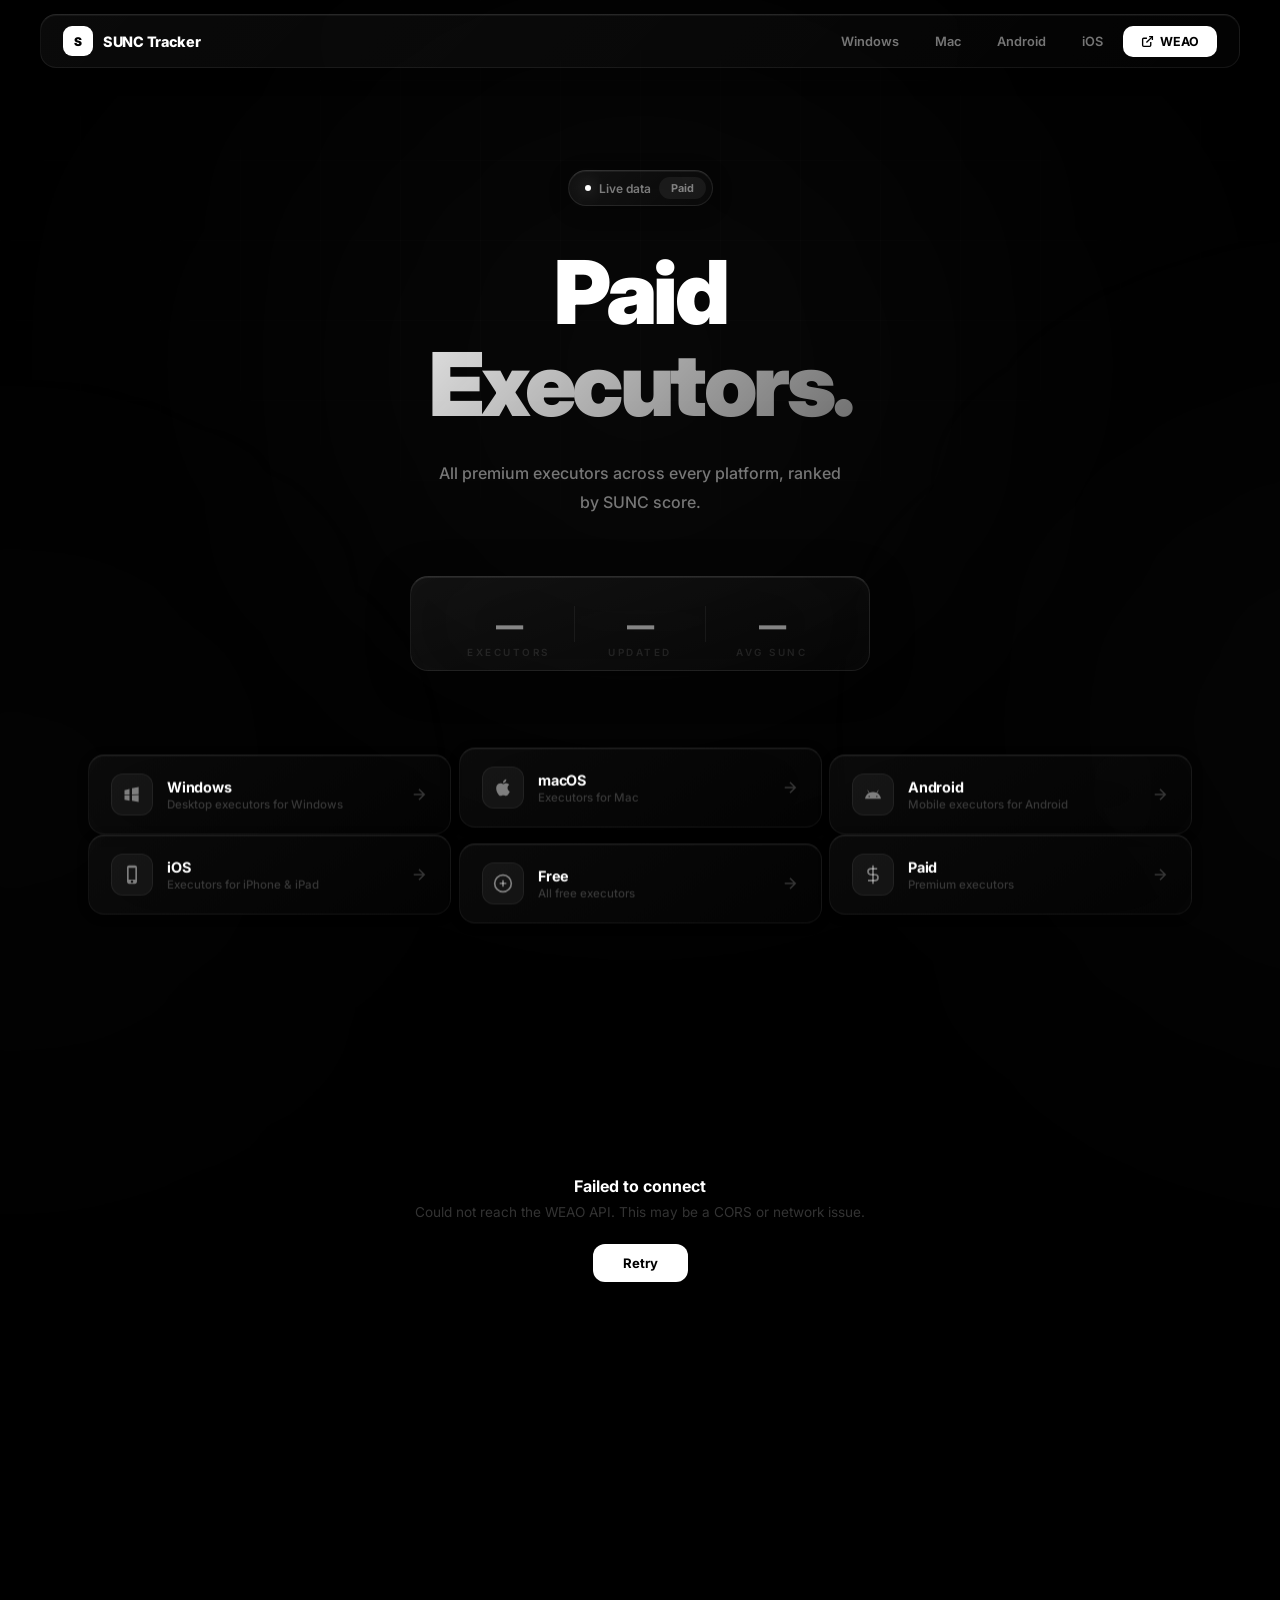
<file: paid/index.html>
<!DOCTYPE html>
<html lang="en">
<head>
    <meta charset="UTF-8">
    <meta name="viewport" content="width=device-width, initial-scale=1.0">
    <title>Paid Executors | SUNC Tracker</title>
    <link rel="icon" type="image/svg+xml" href="../favicon.svg">
    <link rel="stylesheet" href="../style.css">
</head>
<body>

<div class="bg-orb bg-orb-1"></div>
<div class="bg-orb bg-orb-2"></div>
<div class="bg-orb bg-orb-3"></div>
<div class="bg-grid"></div>

<nav>
    <div class="nav-inner">
        <div class="nav-brand">
            <a href="/executor-website/" class="nav-brand-link">
                <div class="nav-logo">S</div>
                <span>SUNC Tracker</span>
            </a>
        </div>
        <div class="nav-right">
            <a href="/executor-website/windows/" class="nav-link">Windows</a>
            <a href="/executor-website/mac/" class="nav-link">Mac</a>
            <a href="/executor-website/android/" class="nav-link">Android</a>
            <a href="/executor-website/ios/" class="nav-link">iOS</a>
            <a href="https://weao.xyz" target="_blank" class="nav-btn">
                <svg viewBox="0 0 24 24" fill="none" stroke="currentColor" stroke-width="2.5"><path d="M18 13v6a2 2 0 0 1-2 2H5a2 2 0 0 1-2-2V8a2 2 0 0 1 2-2h6"/><polyline points="15 3 21 3 21 9"/><line x1="10" y1="14" x2="21" y2="3"/></svg>
                WEAO
            </a>
        </div>
    </div>
</nav>

<div class="mobile-nav reveal">
    <a href="/executor-website/" class="mobile-nav-item">All</a>
    <a href="/executor-website/windows/" class="mobile-nav-item">Windows</a>
    <a href="/executor-website/mac/" class="mobile-nav-item">Mac</a>
    <a href="/executor-website/android/" class="mobile-nav-item">Android</a>
    <a href="/executor-website/ios/" class="mobile-nav-item">iOS</a>
</div>

<section class="hero reveal">
    <div class="hero-badge">
        <span class="hero-badge-dot"></span>
        Live data
        <span class="hero-badge-source">Paid</span>
    </div>
    <h1 class="hero-title">
        <span class="hero-line reveal-child" style="--d:0">Paid</span>
        <span class="hero-line hero-gradient reveal-child" style="--d:1">Executors.</span>
    </h1>
    <p class="hero-desc reveal-child" style="--d:2">All premium executors across every platform, ranked by SUNC score.</p>
    <div class="stats reveal-child" style="--d:3">
        <div class="stat-item">
            <div class="stat-num" id="total-count">&mdash;</div>
            <div class="stat-label">Executors</div>
        </div>
        <div class="stat-divider"></div>
        <div class="stat-item">
            <div class="stat-num" id="updated-count">&mdash;</div>
            <div class="stat-label">Updated</div>
        </div>
        <div class="stat-divider"></div>
        <div class="stat-item">
            <div class="stat-num" id="avg-sunc">&mdash;</div>
            <div class="stat-label">Avg SUNC</div>
        </div>
    </div>
</section>

<div class="page-cards reveal">
    <a href="/executor-website/windows/" class="page-card">
        <div class="page-card-icon"><svg viewBox="0 0 24 24" fill="currentColor"><path d="M3 12V6.75L9 5.43V11.91L3 12M20 3v8.75l-8 .25V4.36L20 3M3 13l6-.08V19.56L3 18.25V13M12 12.92l8-.25V21l-8-1.36V12.92Z"/></svg></div>
        <div class="page-card-info"><div class="page-card-title">Windows</div><div class="page-card-desc">Desktop executors for Windows</div></div>
        <svg class="page-card-arrow" viewBox="0 0 24 24" fill="none" stroke="currentColor" stroke-width="2"><path d="M5 12h14M12 5l7 7-7 7"/></svg>
    </a>
    <a href="/executor-website/mac/" class="page-card">
        <div class="page-card-icon"><svg viewBox="0 0 24 24" fill="currentColor"><path d="M18.71 19.5C17.88 20.74 17 21.95 15.66 21.97C14.32 22 13.89 21.18 12.37 21.18C10.84 21.18 10.37 21.95 9.1 22C7.79 22.05 6.8 20.68 5.96 19.47C4.25 17 2.94 12.45 4.7 9.39C5.57 7.87 7.13 6.91 8.82 6.88C10.1 6.86 11.32 7.75 12.11 7.75C12.89 7.75 14.37 6.68 15.92 6.84C16.57 6.87 18.39 7.1 19.56 8.82C19.47 8.88 17.39 10.1 17.41 12.63C17.44 15.65 20.06 16.66 20.09 16.67C20.06 16.74 19.67 18.11 18.71 19.5M13 3.5C13.73 2.67 14.94 2.04 15.94 2C16.07 3.17 15.6 4.35 14.9 5.19C14.21 6.04 13.07 6.7 11.95 6.61C11.8 5.46 12.36 4.26 13 3.5Z"/></svg></div>
        <div class="page-card-info"><div class="page-card-title">macOS</div><div class="page-card-desc">Executors for Mac</div></div>
        <svg class="page-card-arrow" viewBox="0 0 24 24" fill="none" stroke="currentColor" stroke-width="2"><path d="M5 12h14M12 5l7 7-7 7"/></svg>
    </a>
    <a href="/executor-website/android/" class="page-card">
        <div class="page-card-icon"><svg viewBox="0 0 24 24" fill="currentColor"><path d="M16.61 15.15C16.15 15.15 15.77 14.78 15.77 14.32C15.77 13.86 16.15 13.5 16.61 13.5C17.07 13.5 17.45 13.86 17.45 14.32C17.45 14.78 17.07 15.15 16.61 15.15M7.41 15.15C6.95 15.15 6.57 14.78 6.57 14.32C6.57 13.86 6.95 13.5 7.41 13.5C7.87 13.5 8.24 13.86 8.24 14.32C8.24 14.78 7.87 15.15 7.41 15.15M16.91 10.14L18.58 7.26C18.67 7.09 18.61 6.88 18.45 6.79C18.28 6.69 18.07 6.76 17.97 6.93L16.29 9.83C14.95 9.22 13.5 8.88 12 8.88C10.5 8.88 9.05 9.22 7.71 9.83L6.03 6.93C5.93 6.76 5.72 6.69 5.55 6.79C5.39 6.88 5.32 7.09 5.42 7.26L7.09 10.14C4.47 11.55 2.75 14.12 2.5 17H21.5C21.25 14.12 19.53 11.55 16.91 10.14Z"/></svg></div>
        <div class="page-card-info"><div class="page-card-title">Android</div><div class="page-card-desc">Mobile executors for Android</div></div>
        <svg class="page-card-arrow" viewBox="0 0 24 24" fill="none" stroke="currentColor" stroke-width="2"><path d="M5 12h14M12 5l7 7-7 7"/></svg>
    </a>
    <a href="/executor-website/ios/" class="page-card">
        <div class="page-card-icon"><svg viewBox="0 0 24 24" fill="currentColor"><path d="M15.5 1H8.5C7.12 1 6 2.12 6 3.5V20.5C6 21.88 7.12 23 8.5 23H15.5C16.88 23 18 21.88 18 20.5V3.5C18 2.12 16.88 1 15.5 1M12 22C11.17 22 10.5 21.33 10.5 20.5C10.5 19.67 11.17 19 12 19C12.83 19 13.5 19.67 13.5 20.5C13.5 21.33 12.83 22 12 22M16 18H8V4H16V18Z"/></svg></div>
        <div class="page-card-info"><div class="page-card-title">iOS</div><div class="page-card-desc">Executors for iPhone & iPad</div></div>
        <svg class="page-card-arrow" viewBox="0 0 24 24" fill="none" stroke="currentColor" stroke-width="2"><path d="M5 12h14M12 5l7 7-7 7"/></svg>
    </a>
    <a href="/executor-website/free/" class="page-card">
        <div class="page-card-icon"><svg viewBox="0 0 24 24" fill="none" stroke="currentColor" stroke-width="2"><circle cx="12" cy="12" r="10"/><line x1="12" y1="8" x2="12" y2="16"/><line x1="8" y1="12" x2="16" y2="12"/></svg></div>
        <div class="page-card-info"><div class="page-card-title">Free</div><div class="page-card-desc">All free executors</div></div>
        <svg class="page-card-arrow" viewBox="0 0 24 24" fill="none" stroke="currentColor" stroke-width="2"><path d="M5 12h14M12 5l7 7-7 7"/></svg>
    </a>
    <a href="/executor-website/paid/" class="page-card">
        <div class="page-card-icon"><svg viewBox="0 0 24 24" fill="none" stroke="currentColor" stroke-width="2"><line x1="12" y1="1" x2="12" y2="23"/><path d="M17 5H9.5a3.5 3.5 0 0 0 0 7h5a3.5 3.5 0 0 1 0 7H6"/></svg></div>
        <div class="page-card-info"><div class="page-card-title">Paid</div><div class="page-card-desc">Premium executors</div></div>
        <svg class="page-card-arrow" viewBox="0 0 24 24" fill="none" stroke="currentColor" stroke-width="2"><path d="M5 12h14M12 5l7 7-7 7"/></svg>
    </a>
</div>

<div class="toolbar reveal" id="grid-section">
    <div class="toolbar-count">Showing <strong id="showing-count">0</strong> executors</div>
    <select class="toolbar-sort" id="sort-select">
        <option value="sunc-desc">SUNC: High to Low</option>
        <option value="sunc-asc">SUNC: Low to High</option>
        <option value="unc-desc">UNC: High to Low</option>
        <option value="name-asc">Name: A to Z</option>
        <option value="name-desc">Name: Z to A</option>
    </select>
</div>

<div id="executors">
    <div class="loading" id="loading">
        <div class="loader"></div>
        <div class="load-text">Loading paid executors...</div>
    </div>
    <div class="grid" id="grid"></div>
</div>

<footer class="reveal">
    <div class="footer-line"></div>
    <p>Data from <a href="https://weao.xyz" target="_blank">weao.xyz</a> &middot; Not affiliated with WEAO or any executor</p>
    <p class="made-by">made by pikammmmm</p>
</footer>

<script>window.PAGE_FILTER = 'paid';</script>
<script src="../script.js?v=4"></script>

</body>
</html>
</file>
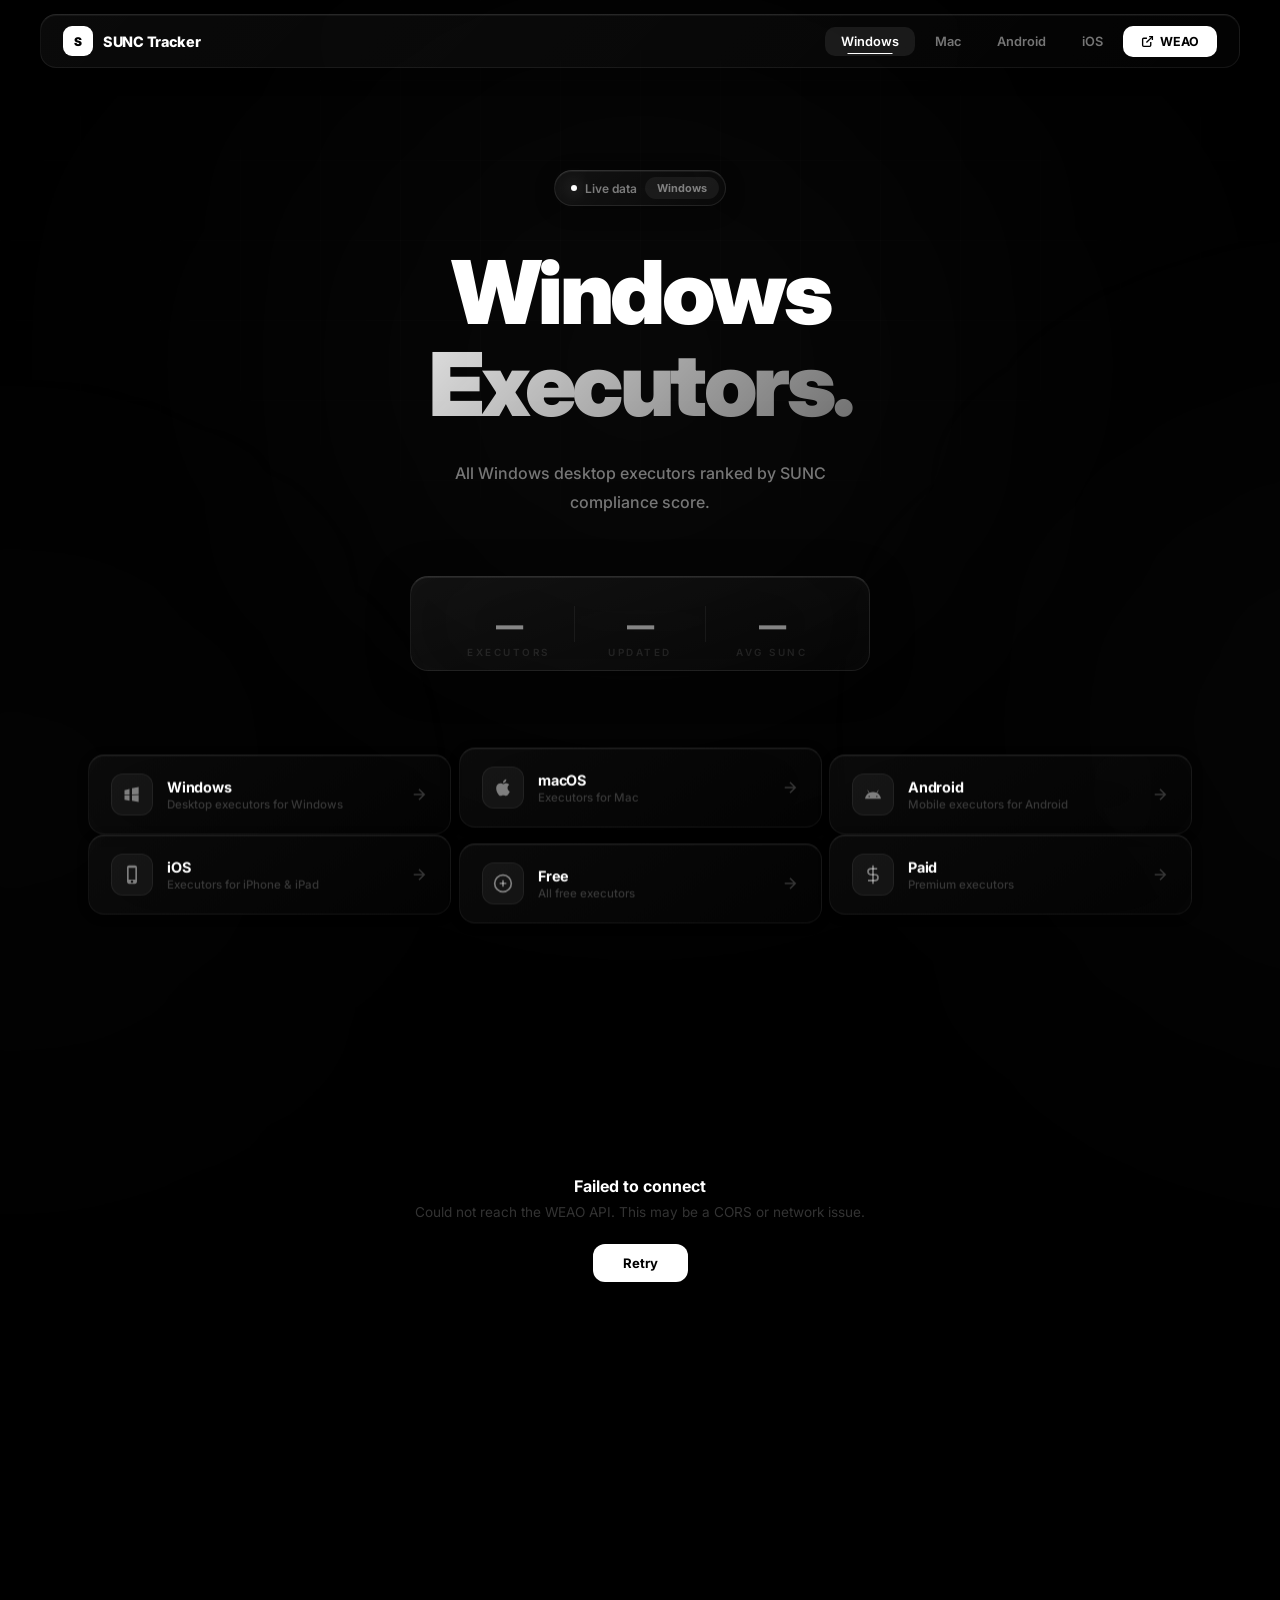
<file: windows/index.html>
<!DOCTYPE html>
<html lang="en">
<head>
    <meta charset="UTF-8">
    <meta name="viewport" content="width=device-width, initial-scale=1.0">
    <title>Windows Executors — SUNC Tracker</title>
    <link rel="icon" type="image/svg+xml" href="../favicon.svg">
    <link rel="stylesheet" href="../style.css">
</head>
<body>

<div class="bg-orb bg-orb-1"></div>
<div class="bg-orb bg-orb-2"></div>
<div class="bg-orb bg-orb-3"></div>
<div class="bg-grid"></div>

<nav>
    <div class="nav-inner">
        <div class="nav-brand">
            <a href="/executor-website/" class="nav-brand-link">
                <div class="nav-logo">S</div>
                <span>SUNC Tracker</span>
            </a>
        </div>
        <div class="nav-right">
            <a href="/executor-website/windows/" class="nav-link active-link">Windows</a>
            <a href="/executor-website/mac/" class="nav-link">Mac</a>
            <a href="/executor-website/android/" class="nav-link">Android</a>
            <a href="/executor-website/ios/" class="nav-link">iOS</a>
            <a href="https://weao.xyz" target="_blank" class="nav-btn">
                <svg viewBox="0 0 24 24" fill="none" stroke="currentColor" stroke-width="2.5"><path d="M18 13v6a2 2 0 0 1-2 2H5a2 2 0 0 1-2-2V8a2 2 0 0 1 2-2h6"/><polyline points="15 3 21 3 21 9"/><line x1="10" y1="14" x2="21" y2="3"/></svg>
                WEAO
            </a>
        </div>
    </div>
</nav>

<div class="mobile-nav reveal">
    <a href="/executor-website/" class="mobile-nav-item">All</a>
    <a href="/executor-website/windows/" class="mobile-nav-item active">Windows</a>
    <a href="/executor-website/mac/" class="mobile-nav-item">Mac</a>
    <a href="/executor-website/android/" class="mobile-nav-item">Android</a>
    <a href="/executor-website/ios/" class="mobile-nav-item">iOS</a>
</div>

<section class="hero reveal">
    <div class="hero-badge">
        <span class="hero-badge-dot"></span>
        Live data
        <span class="hero-badge-source">Windows</span>
    </div>
    <h1 class="hero-title">
        <span class="hero-line reveal-child" style="--d:0">Windows</span>
        <span class="hero-line hero-gradient reveal-child" style="--d:1">Executors.</span>
    </h1>
    <p class="hero-desc reveal-child" style="--d:2">All Windows desktop executors ranked by SUNC compliance score.</p>
    <div class="stats reveal-child" style="--d:3">
        <div class="stat-item">
            <div class="stat-num" id="total-count">&mdash;</div>
            <div class="stat-label">Executors</div>
        </div>
        <div class="stat-divider"></div>
        <div class="stat-item">
            <div class="stat-num" id="updated-count">&mdash;</div>
            <div class="stat-label">Updated</div>
        </div>
        <div class="stat-divider"></div>
        <div class="stat-item">
            <div class="stat-num" id="avg-sunc">&mdash;</div>
            <div class="stat-label">Avg SUNC</div>
        </div>
    </div>
</section>

<div class="page-cards reveal">
    <a href="/executor-website/windows/" class="page-card">
        <div class="page-card-icon"><svg viewBox="0 0 24 24" fill="currentColor"><path d="M3 12V6.75L9 5.43V11.91L3 12M20 3v8.75l-8 .25V4.36L20 3M3 13l6-.08V19.56L3 18.25V13M12 12.92l8-.25V21l-8-1.36V12.92Z"/></svg></div>
        <div class="page-card-info"><div class="page-card-title">Windows</div><div class="page-card-desc">Desktop executors for Windows</div></div>
        <svg class="page-card-arrow" viewBox="0 0 24 24" fill="none" stroke="currentColor" stroke-width="2"><path d="M5 12h14M12 5l7 7-7 7"/></svg>
    </a>
    <a href="/executor-website/mac/" class="page-card">
        <div class="page-card-icon"><svg viewBox="0 0 24 24" fill="currentColor"><path d="M18.71 19.5C17.88 20.74 17 21.95 15.66 21.97C14.32 22 13.89 21.18 12.37 21.18C10.84 21.18 10.37 21.95 9.1 22C7.79 22.05 6.8 20.68 5.96 19.47C4.25 17 2.94 12.45 4.7 9.39C5.57 7.87 7.13 6.91 8.82 6.88C10.1 6.86 11.32 7.75 12.11 7.75C12.89 7.75 14.37 6.68 15.92 6.84C16.57 6.87 18.39 7.1 19.56 8.82C19.47 8.88 17.39 10.1 17.41 12.63C17.44 15.65 20.06 16.66 20.09 16.67C20.06 16.74 19.67 18.11 18.71 19.5M13 3.5C13.73 2.67 14.94 2.04 15.94 2C16.07 3.17 15.6 4.35 14.9 5.19C14.21 6.04 13.07 6.7 11.95 6.61C11.8 5.46 12.36 4.26 13 3.5Z"/></svg></div>
        <div class="page-card-info"><div class="page-card-title">macOS</div><div class="page-card-desc">Executors for Mac</div></div>
        <svg class="page-card-arrow" viewBox="0 0 24 24" fill="none" stroke="currentColor" stroke-width="2"><path d="M5 12h14M12 5l7 7-7 7"/></svg>
    </a>
    <a href="/executor-website/android/" class="page-card">
        <div class="page-card-icon"><svg viewBox="0 0 24 24" fill="currentColor"><path d="M16.61 15.15C16.15 15.15 15.77 14.78 15.77 14.32C15.77 13.86 16.15 13.5 16.61 13.5C17.07 13.5 17.45 13.86 17.45 14.32C17.45 14.78 17.07 15.15 16.61 15.15M7.41 15.15C6.95 15.15 6.57 14.78 6.57 14.32C6.57 13.86 6.95 13.5 7.41 13.5C7.87 13.5 8.24 13.86 8.24 14.32C8.24 14.78 7.87 15.15 7.41 15.15M16.91 10.14L18.58 7.26C18.67 7.09 18.61 6.88 18.45 6.79C18.28 6.69 18.07 6.76 17.97 6.93L16.29 9.83C14.95 9.22 13.5 8.88 12 8.88C10.5 8.88 9.05 9.22 7.71 9.83L6.03 6.93C5.93 6.76 5.72 6.69 5.55 6.79C5.39 6.88 5.32 7.09 5.42 7.26L7.09 10.14C4.47 11.55 2.75 14.12 2.5 17H21.5C21.25 14.12 19.53 11.55 16.91 10.14Z"/></svg></div>
        <div class="page-card-info"><div class="page-card-title">Android</div><div class="page-card-desc">Mobile executors for Android</div></div>
        <svg class="page-card-arrow" viewBox="0 0 24 24" fill="none" stroke="currentColor" stroke-width="2"><path d="M5 12h14M12 5l7 7-7 7"/></svg>
    </a>
    <a href="/executor-website/ios/" class="page-card">
        <div class="page-card-icon"><svg viewBox="0 0 24 24" fill="currentColor"><path d="M15.5 1H8.5C7.12 1 6 2.12 6 3.5V20.5C6 21.88 7.12 23 8.5 23H15.5C16.88 23 18 21.88 18 20.5V3.5C18 2.12 16.88 1 15.5 1M12 22C11.17 22 10.5 21.33 10.5 20.5C10.5 19.67 11.17 19 12 19C12.83 19 13.5 19.67 13.5 20.5C13.5 21.33 12.83 22 12 22M16 18H8V4H16V18Z"/></svg></div>
        <div class="page-card-info"><div class="page-card-title">iOS</div><div class="page-card-desc">Executors for iPhone & iPad</div></div>
        <svg class="page-card-arrow" viewBox="0 0 24 24" fill="none" stroke="currentColor" stroke-width="2"><path d="M5 12h14M12 5l7 7-7 7"/></svg>
    </a>
    <a href="/executor-website/free/" class="page-card">
        <div class="page-card-icon"><svg viewBox="0 0 24 24" fill="none" stroke="currentColor" stroke-width="2"><circle cx="12" cy="12" r="10"/><line x1="12" y1="8" x2="12" y2="16"/><line x1="8" y1="12" x2="16" y2="12"/></svg></div>
        <div class="page-card-info"><div class="page-card-title">Free</div><div class="page-card-desc">All free executors</div></div>
        <svg class="page-card-arrow" viewBox="0 0 24 24" fill="none" stroke="currentColor" stroke-width="2"><path d="M5 12h14M12 5l7 7-7 7"/></svg>
    </a>
    <a href="/executor-website/paid/" class="page-card">
        <div class="page-card-icon"><svg viewBox="0 0 24 24" fill="none" stroke="currentColor" stroke-width="2"><line x1="12" y1="1" x2="12" y2="23"/><path d="M17 5H9.5a3.5 3.5 0 0 0 0 7h5a3.5 3.5 0 0 1 0 7H6"/></svg></div>
        <div class="page-card-info"><div class="page-card-title">Paid</div><div class="page-card-desc">Premium executors</div></div>
        <svg class="page-card-arrow" viewBox="0 0 24 24" fill="none" stroke="currentColor" stroke-width="2"><path d="M5 12h14M12 5l7 7-7 7"/></svg>
    </a>
</div>

<div class="toolbar reveal" id="grid-section">
    <div class="toolbar-count">Showing <strong id="showing-count">0</strong> executors</div>
    <select class="toolbar-sort" id="sort-select">
        <option value="sunc-desc">SUNC: High to Low</option>
        <option value="sunc-asc">SUNC: Low to High</option>
        <option value="unc-desc">UNC: High to Low</option>
        <option value="name-asc">Name: A to Z</option>
        <option value="name-desc">Name: Z to A</option>
    </select>
</div>

<div id="executors">
    <div class="loading" id="loading">
        <div class="loader"></div>
        <div class="load-text">Loading Windows executors...</div>
    </div>
    <div class="grid" id="grid"></div>
</div>

<footer class="reveal">
    <div class="footer-line"></div>
    <p>Data from <a href="https://weao.xyz" target="_blank">weao.xyz</a> &middot; Not affiliated with WEAO or any executor</p>
    <p class="made-by">made by pikammmmm</p>
</footer>

<script>window.PAGE_FILTER = 'Windows';</script>
<script src="../script.js?v=4"></script>

</body>
</html>
</file>
<file: style.css>
@import url('https://fonts.googleapis.com/css2?family=Inter:wght@400;500;600;700;800;900&display=swap');

/* === RESET === */
*, *::before, *::after {
    margin: 0;
    padding: 0;
    box-sizing: border-box;
}

:root {
    --bg: #000000;
    --glass: rgba(255, 255, 255, 0.04);
    --glass-hover: rgba(255, 255, 255, 0.07);
    --glass-strong: rgba(255, 255, 255, 0.08);
    --border: rgba(255, 255, 255, 0.08);
    --border-hover: rgba(255, 255, 255, 0.18);
    --text: #e8e8e8;
    --text-sub: rgba(255, 255, 255, 0.45);
    --text-dim: rgba(255, 255, 255, 0.2);
    --white: #ffffff;
    --accent: #ffffff;
    --green: #a0a0a0;
    --green-dim: rgba(255, 255, 255, 0.05);
    --yellow: #b0b0b0;
    --yellow-dim: rgba(255, 255, 255, 0.04);
    --orange: #909090;
    --orange-dim: rgba(255, 255, 255, 0.04);
    --red: #707070;
    --red-dim: rgba(255, 255, 255, 0.03);
    --radius: 20px;
    --radius-sm: 12px;
    --radius-xs: 8px;
    --ease: cubic-bezier(0.16, 1, 0.3, 1);
    --ease-out: cubic-bezier(0.22, 1, 0.36, 1);
    --ease-spring: cubic-bezier(0.34, 1.56, 0.64, 1);
}

html {
    scroll-behavior: smooth;
}

body {
    font-family: 'Inter', -apple-system, BlinkMacSystemFont, system-ui, sans-serif;
    background: var(--bg);
    color: var(--text);
    min-height: 100vh;
    overflow-x: hidden;
    -webkit-font-smoothing: antialiased;
    -moz-osx-font-smoothing: grayscale;
}

/* === ANIMATED BACKGROUND === */
.bg-orb {
    position: fixed;
    border-radius: 50%;
    pointer-events: none;
    z-index: 0;
    filter: blur(150px);
    will-change: transform;
    transition: transform 0.1s linear;
    animation: orbFloat 20s ease-in-out infinite;
}

@keyframes orbFloat {
    0%, 100% { opacity: 0.6; }
    50% { opacity: 1; }
}

.bg-orb-1 {
    top: -15%;
    left: 50%;
    transform: translateX(-50%);
    width: 1000px;
    height: 1000px;
    background: radial-gradient(circle, rgba(255, 255, 255, 0.05) 0%, rgba(255, 255, 255, 0.02) 40%, transparent 70%);
    animation-delay: 0s;
}

.bg-orb-2 {
    bottom: -25%;
    right: -5%;
    width: 800px;
    height: 800px;
    background: radial-gradient(circle, rgba(255, 255, 255, 0.04) 0%, rgba(255, 255, 255, 0.015) 40%, transparent 70%);
    animation-delay: -7s;
}

.bg-orb-3 {
    top: 50%;
    left: -10%;
    width: 700px;
    height: 700px;
    background: radial-gradient(circle, rgba(255, 255, 255, 0.03) 0%, rgba(255, 255, 255, 0.01) 40%, transparent 70%);
    animation-delay: -14s;
}

.bg-grid {
    position: fixed;
    inset: 0;
    background-image:
        linear-gradient(rgba(255, 255, 255, 0.012) 1px, transparent 1px),
        linear-gradient(90deg, rgba(255, 255, 255, 0.012) 1px, transparent 1px);
    background-size: 80px 80px;
    mask-image: radial-gradient(ellipse 80% 60% at 50% 30%, black 20%, transparent 70%);
    -webkit-mask-image: radial-gradient(ellipse 80% 60% at 50% 30%, black 20%, transparent 70%);
    pointer-events: none;
    z-index: 0;
    animation: gridPulse 8s ease-in-out infinite;
}

@keyframes gridPulse {
    0%, 100% { opacity: 1; }
    50% { opacity: 0.5; }
}

/* === SCROLL REVEAL === */
.reveal {
    opacity: 0;
    transform: translateY(50px);
    transition: opacity 1.2s var(--ease-out), transform 1.2s var(--ease-out);
}

.reveal.visible {
    opacity: 1;
    transform: translateY(0);
}

.reveal-child {
    opacity: 0;
    transform: translateY(25px);
    transition: opacity 0.8s var(--ease-out), transform 0.8s var(--ease-out);
    transition-delay: calc(var(--d, 0) * 0.15s + 0.2s);
}

.reveal.visible .reveal-child {
    opacity: 1;
    transform: translateY(0);
}

/* === NAV === */
nav {
    position: fixed;
    top: 0;
    left: 0;
    right: 0;
    z-index: 1000;
    padding: 14px 20px;
    transition: all 0.6s var(--ease);
}

nav.scrolled {
    padding: 8px 20px;
}

.nav-inner {
    max-width: 1200px;
    margin: 0 auto;
    height: 54px;
    display: flex;
    align-items: center;
    justify-content: space-between;
    padding: 0 22px;
    background: linear-gradient(135deg, rgba(255, 255, 255, 0.04) 0%, rgba(255, 255, 255, 0.01) 100%);
    backdrop-filter: blur(80px) saturate(1.8) brightness(1.1);
    -webkit-backdrop-filter: blur(80px) saturate(1.8) brightness(1.1);
    border: 1px solid rgba(255, 255, 255, 0.07);
    border-top-color: rgba(255, 255, 255, 0.12);
    border-radius: 16px;
    transition: all 0.6s var(--ease);
    box-shadow:
        0 4px 24px rgba(0, 0, 0, 0.2),
        inset 0 1px 0 rgba(255, 255, 255, 0.05);
}

nav.scrolled .nav-inner {
    background: linear-gradient(135deg, rgba(255, 255, 255, 0.07) 0%, rgba(255, 255, 255, 0.02) 100%);
    border-color: rgba(255, 255, 255, 0.12);
    border-top-color: rgba(255, 255, 255, 0.18);
    box-shadow:
        0 8px 40px rgba(0, 0, 0, 0.6),
        0 2px 8px rgba(0, 0, 0, 0.3),
        inset 0 1px 0 rgba(255, 255, 255, 0.08),
        inset 0 0 20px rgba(255, 255, 255, 0.02);
}

.nav-brand {
    display: flex;
    align-items: center;
    gap: 10px;
    font-weight: 800;
    font-size: 0.9rem;
    letter-spacing: -0.3px;
    color: var(--white);
}

.nav-logo {
    width: 30px;
    height: 30px;
    background: var(--white);
    border-radius: 9px;
    display: flex;
    align-items: center;
    justify-content: center;
    font-weight: 900;
    font-size: 0.75rem;
    color: #000;
    transition: transform 0.5s var(--ease-spring);
}

.nav-logo:hover {
    transform: rotate(-12deg) scale(1.1);
}

.nav-brand-link {
    display: flex;
    align-items: center;
    gap: 10px;
    text-decoration: none;
    color: inherit;
}

.nav-right {
    display: flex;
    align-items: center;
    gap: 4px;
}

.nav-link {
    padding: 7px 16px;
    color: var(--text-sub);
    text-decoration: none;
    font-size: 0.8rem;
    font-weight: 600;
    border-radius: 10px;
    transition: all 0.4s var(--ease);
    position: relative;
}

.nav-link::after {
    content: '';
    position: absolute;
    bottom: 2px;
    left: 50%;
    width: 0;
    height: 1px;
    background: var(--white);
    transition: all 0.4s var(--ease);
    transform: translateX(-50%);
}

.nav-link:hover {
    color: var(--white);
}

.nav-link:hover::after {
    width: 50%;
}

.nav-link.active-link {
    color: var(--white);
    background: rgba(255, 255, 255, 0.08);
}

.nav-link.active-link::after {
    width: 50%;
}

.nav-btn {
    display: flex;
    align-items: center;
    gap: 6px;
    padding: 8px 18px;
    background: var(--white);
    color: #000;
    text-decoration: none;
    font-size: 0.78rem;
    font-weight: 700;
    border-radius: 10px;
    transition: all 0.5s var(--ease-spring);
}

.nav-btn:hover {
    transform: translateY(-2px) scale(1.02);
    box-shadow: 0 6px 30px rgba(255, 255, 255, 0.2);
}

.nav-btn svg {
    width: 13px;
    height: 13px;
}

/* === HERO === */
.hero {
    position: relative;
    z-index: 1;
    padding: 170px clamp(1.5rem, 4vw, 3rem) 80px;
    text-align: center;
    max-width: 820px;
    margin: 0 auto;
}

.hero-badge {
    display: inline-flex;
    align-items: center;
    gap: 8px;
    padding: 6px 6px 6px 16px;
    background: linear-gradient(135deg, rgba(255, 255, 255, 0.06) 0%, rgba(255, 255, 255, 0.02) 100%);
    border: 1px solid rgba(255, 255, 255, 0.09);
    border-top-color: rgba(255, 255, 255, 0.14);
    border-radius: 100px;
    font-size: 0.75rem;
    font-weight: 600;
    color: var(--text-sub);
    margin-bottom: 40px;
    backdrop-filter: blur(50px) saturate(1.5);
    -webkit-backdrop-filter: blur(50px) saturate(1.5);
    animation: badgeFloat 5s ease-in-out infinite;
    box-shadow:
        0 4px 20px rgba(0, 0, 0, 0.3),
        inset 0 1px 0 rgba(255, 255, 255, 0.06);
}

@keyframes badgeFloat {
    0%, 100% { transform: translateY(0); }
    50% { transform: translateY(-6px); }
}

.hero-badge-dot {
    width: 6px;
    height: 6px;
    background: var(--white);
    border-radius: 50%;
    box-shadow: 0 0 16px rgba(255, 255, 255, 0.5);
    animation: pulse 2s ease-in-out infinite;
}

@keyframes pulse {
    0%, 100% { opacity: 1; transform: scale(1); }
    50% { opacity: 0.3; transform: scale(0.8); }
}

.hero-badge-source {
    padding: 4px 12px;
    background: rgba(255, 255, 255, 0.06);
    border-radius: 100px;
    font-size: 0.68rem;
    color: var(--text-sub);
    font-weight: 700;
}

.hero-title {
    display: flex;
    flex-direction: column;
    margin-bottom: 28px;
}

.hero-line {
    font-size: clamp(2.8rem, 7vw, 5.5rem);
    font-weight: 900;
    letter-spacing: -3.5px;
    line-height: 1.05;
    color: var(--white);
}

.hero-gradient {
    background: linear-gradient(135deg, rgba(255,255,255,1) 0%, rgba(255,255,255,0.3) 100%);
    -webkit-background-clip: text;
    -webkit-text-fill-color: transparent;
    background-clip: text;
}

.hero-desc {
    font-size: 1rem;
    color: var(--text-sub);
    max-width: 420px;
    margin: 0 auto 60px;
    line-height: 1.8;
    font-weight: 500;
}

/* === STATS === */
.stats {
    display: flex;
    align-items: center;
    justify-content: center;
    max-width: 460px;
    margin: 0 auto;
    padding: 22px 36px;
    background: linear-gradient(160deg, rgba(255, 255, 255, 0.06) 0%, rgba(255, 255, 255, 0.015) 100%);
    border: 1px solid rgba(255, 255, 255, 0.08);
    border-top-color: rgba(255, 255, 255, 0.14);
    border-radius: 18px;
    backdrop-filter: blur(60px) saturate(1.5);
    -webkit-backdrop-filter: blur(60px) saturate(1.5);
    gap: 0;
    box-shadow:
        0 8px 40px rgba(0, 0, 0, 0.4),
        0 2px 8px rgba(0, 0, 0, 0.2),
        inset 0 1px 0 rgba(255, 255, 255, 0.08),
        inset 0 0 30px rgba(255, 255, 255, 0.015);
}

.stat-item {
    flex: 1;
    text-align: center;
}

.stat-divider {
    width: 1px;
    height: 36px;
    background: rgba(255, 255, 255, 0.06);
    margin: 0 4px;
}

.stat-num {
    font-size: 1.7rem;
    font-weight: 900;
    letter-spacing: -1.5px;
    color: var(--white);
    font-variant-numeric: tabular-nums;
}

.stat-label {
    font-size: 0.62rem;
    font-weight: 600;
    color: var(--text-dim);
    text-transform: uppercase;
    letter-spacing: 2.5px;
    margin-top: 4px;
}

/* === MOBILE NAV === */
.mobile-nav {
    display: none;
    justify-content: center;
    gap: 4px;
    padding: 0 1.25rem;
    margin-top: 80px;
    margin-bottom: -40px;
    position: relative;
    z-index: 1;
    flex-wrap: wrap;
}

.mobile-nav-item {
    padding: 6px 16px;
    font-size: 0.75rem;
    font-weight: 600;
    color: var(--text-dim);
    text-decoration: none;
    border: 1px solid rgba(255, 255, 255, 0.05);
    border-radius: 100px;
    transition: all 0.4s var(--ease);
    backdrop-filter: blur(20px);
}

.mobile-nav-item.active {
    color: #000;
    background: var(--white);
    border-color: var(--white);
}

@media (max-width: 768px) {
    .mobile-nav { display: flex; }
}

/* === PAGE CARDS === */
.page-cards {
    display: grid;
    grid-template-columns: repeat(auto-fill, minmax(280px, 1fr));
    gap: 8px;
    max-width: 1200px;
    margin: 0 auto 48px;
    padding: 0 clamp(1.5rem, 4vw, 3rem);
    position: relative;
    z-index: 1;
}

.page-card {
    display: flex;
    align-items: center;
    gap: 14px;
    padding: 18px 22px;
    background: linear-gradient(145deg, rgba(255, 255, 255, 0.04) 0%, rgba(255, 255, 255, 0.01) 100%);
    border: 1px solid rgba(255, 255, 255, 0.06);
    border-top-color: rgba(255, 255, 255, 0.1);
    border-radius: 16px;
    text-decoration: none;
    color: var(--text);
    transition: all 0.5s var(--ease);
    cursor: pointer;
    position: relative;
    overflow: hidden;
    backdrop-filter: blur(40px) saturate(1.4);
    -webkit-backdrop-filter: blur(40px) saturate(1.4);
    box-shadow:
        0 2px 12px rgba(0, 0, 0, 0.2),
        inset 0 1px 0 rgba(255, 255, 255, 0.05);
}

.page-card::before {
    content: '';
    position: absolute;
    inset: 0;
    background: linear-gradient(135deg, rgba(255,255,255,0.04) 0%, transparent 60%);
    opacity: 0;
    transition: opacity 0.5s;
}

.page-card:hover::before {
    opacity: 1;
}

.page-card:hover {
    border-color: rgba(255, 255, 255, 0.18);
    border-top-color: rgba(255, 255, 255, 0.25);
    background: linear-gradient(145deg, rgba(255, 255, 255, 0.08) 0%, rgba(255, 255, 255, 0.02) 100%);
    transform: translateY(-3px) scale(1.01);
    box-shadow:
        0 20px 60px rgba(0, 0, 0, 0.5),
        0 4px 16px rgba(0, 0, 0, 0.3),
        inset 0 1px 0 rgba(255, 255, 255, 0.1),
        inset 0 0 40px rgba(255, 255, 255, 0.02);
}

.page-card-icon {
    width: 42px;
    height: 42px;
    border-radius: 12px;
    background: rgba(255, 255, 255, 0.05);
    border: 1px solid rgba(255, 255, 255, 0.06);
    display: flex;
    align-items: center;
    justify-content: center;
    flex-shrink: 0;
    transition: all 0.5s var(--ease-spring);
}

.page-card:hover .page-card-icon {
    background: var(--white);
    border-color: var(--white);
    transform: scale(1.05) rotate(-3deg);
    box-shadow: 0 4px 20px rgba(255, 255, 255, 0.15);
}

.page-card-icon svg {
    width: 20px;
    height: 20px;
    color: var(--text-sub);
    transition: color 0.4s;
}

.page-card:hover .page-card-icon svg {
    color: #000;
}

.page-card-info {
    flex: 1;
    min-width: 0;
}

.page-card-title {
    font-size: 0.9rem;
    font-weight: 700;
    color: var(--white);
    letter-spacing: -0.2px;
}

.page-card-desc {
    font-size: 0.72rem;
    color: var(--text-dim);
    font-weight: 500;
    margin-top: 2px;
}

.page-card-arrow {
    width: 18px;
    height: 18px;
    color: var(--text-dim);
    flex-shrink: 0;
    transition: all 0.5s var(--ease-spring);
}

.page-card:hover .page-card-arrow {
    color: var(--white);
    transform: translateX(6px);
}

/* === SECTION DIVIDER === */
.section-divider {
    display: flex;
    align-items: center;
    gap: 16px;
    max-width: 1200px;
    margin: 0 auto 28px;
    padding: 0 clamp(1.5rem, 4vw, 3rem);
    position: relative;
    z-index: 1;
}

.section-divider-line {
    flex: 1;
    height: 1px;
    background: rgba(255, 255, 255, 0.06);
}

.section-divider-text {
    font-size: 0.7rem;
    font-weight: 700;
    text-transform: uppercase;
    letter-spacing: 2px;
    color: var(--text-dim);
}

/* === CONTROLS === */
.controls {
    max-width: 1200px;
    margin: 0 auto 20px;
    padding: 0 clamp(1.5rem, 4vw, 3rem);
    display: flex;
    flex-direction: column;
    gap: 10px;
    position: relative;
    z-index: 1;
}

.filter-row {
    display: flex;
    justify-content: center;
    gap: 6px;
    flex-wrap: wrap;
}

.filter-chip {
    padding: 8px 22px;
    background: transparent;
    border: 1px solid rgba(255, 255, 255, 0.07);
    border-radius: 100px;
    color: var(--text-sub);
    font-size: 0.8rem;
    font-weight: 600;
    cursor: pointer;
    transition: all 0.4s var(--ease);
    font-family: inherit;
    position: relative;
    overflow: hidden;
    backdrop-filter: blur(10px);
}

.filter-chip::before {
    content: '';
    position: absolute;
    inset: 0;
    border-radius: inherit;
    background: rgba(255, 255, 255, 0.04);
    opacity: 0;
    transition: opacity 0.3s;
}

.filter-chip:hover::before {
    opacity: 1;
}

.filter-chip:hover {
    border-color: rgba(255, 255, 255, 0.12);
    color: var(--white);
}

.filter-chip.active {
    background: var(--white);
    border-color: var(--white);
    color: #000;
    font-weight: 700;
    box-shadow: 0 0 40px rgba(255, 255, 255, 0.1);
}

.filter-chip.active::before {
    display: none;
}

.sub-chip {
    padding: 5px 14px;
    background: transparent;
    border: 1px solid rgba(255, 255, 255, 0.05);
    border-radius: 100px;
    color: var(--text-dim);
    font-size: 0.72rem;
    font-weight: 600;
    cursor: pointer;
    transition: all 0.4s var(--ease);
    font-family: inherit;
}

.sub-chip:hover {
    color: var(--text-sub);
    border-color: rgba(255, 255, 255, 0.1);
}

.sub-chip.active {
    color: var(--white);
    border-color: rgba(255, 255, 255, 0.2);
    background: rgba(255, 255, 255, 0.06);
}

/* === TOOLBAR === */
.toolbar {
    max-width: 1200px;
    margin: 0 auto 16px;
    padding: 0 clamp(1.5rem, 4vw, 3rem);
    display: flex;
    justify-content: space-between;
    align-items: center;
    position: relative;
    z-index: 1;
}

.toolbar-count {
    font-size: 0.78rem;
    color: var(--text-dim);
    font-weight: 500;
}

.toolbar-count strong {
    color: var(--text);
    font-weight: 700;
}

.toolbar-sort {
    padding: 8px 16px;
    background: rgba(255, 255, 255, 0.04);
    border: 1px solid rgba(255, 255, 255, 0.06);
    border-radius: var(--radius-sm);
    color: var(--text-sub);
    font-size: 0.78rem;
    font-weight: 600;
    font-family: inherit;
    cursor: pointer;
    outline: none;
    transition: all 0.4s var(--ease);
    -webkit-appearance: none;
    backdrop-filter: blur(20px);
}

.toolbar-sort option {
    background: #0a0a0a;
    color: var(--text);
}

.toolbar-sort:hover,
.toolbar-sort:focus {
    border-color: rgba(255, 255, 255, 0.15);
    background: rgba(255, 255, 255, 0.07);
    box-shadow: 0 4px 20px rgba(0, 0, 0, 0.3);
}

/* === GRID === */
.grid {
    display: grid;
    grid-template-columns: repeat(auto-fill, minmax(340px, 1fr));
    gap: 10px;
    max-width: 1200px;
    margin: 0 auto;
    padding: 0 clamp(1.5rem, 4vw, 3rem) 120px;
    position: relative;
    z-index: 1;
}

/* === CARD === */
.card {
    position: relative;
    background: linear-gradient(165deg, rgba(255, 255, 255, 0.05) 0%, rgba(255, 255, 255, 0.01) 50%, rgba(255, 255, 255, 0.02) 100%);
    border: 1px solid rgba(255, 255, 255, 0.06);
    border-top-color: rgba(255, 255, 255, 0.12);
    border-left-color: rgba(255, 255, 255, 0.08);
    border-radius: var(--radius);
    padding: 24px;
    cursor: default;
    backdrop-filter: blur(60px) saturate(1.6) brightness(1.05);
    -webkit-backdrop-filter: blur(60px) saturate(1.6) brightness(1.05);
    overflow: hidden;
    opacity: 0;
    transform: translateY(40px) scale(0.95);
    transition: opacity 0.8s var(--ease-out), transform 0.8s var(--ease-out),
                border-color 0.5s, background 0.5s, box-shadow 0.5s;
    box-shadow:
        0 4px 24px rgba(0, 0, 0, 0.3),
        0 1px 3px rgba(0, 0, 0, 0.2),
        inset 0 1px 0 rgba(255, 255, 255, 0.06),
        inset 0 0 20px rgba(255, 255, 255, 0.01);
}

.card.in-view {
    opacity: 1;
    transform: translateY(0) scale(1);
}

/* Glass refraction highlight */
.card::before {
    content: '';
    position: absolute;
    top: 0;
    left: 0;
    right: 0;
    height: 1px;
    background: linear-gradient(90deg, transparent 0%, rgba(255, 255, 255, 0.12) 30%, rgba(255, 255, 255, 0.06) 70%, transparent 100%);
    z-index: 2;
    pointer-events: none;
    opacity: 0.7;
    transition: opacity 0.5s;
}

.card:hover::before {
    opacity: 1;
}

.card-glow {
    position: absolute;
    top: -50%;
    left: -50%;
    width: 200%;
    height: 200%;
    background: radial-gradient(circle at 50% 50%, rgba(255, 255, 255, 0.04) 0%, transparent 50%);
    opacity: 0;
    transition: opacity 0.8s;
    pointer-events: none;
    z-index: 1;
}

.card:hover .card-glow {
    opacity: 1;
}

.card:hover {
    border-color: rgba(255, 255, 255, 0.18);
    border-top-color: rgba(255, 255, 255, 0.28);
    background: linear-gradient(165deg, rgba(255, 255, 255, 0.08) 0%, rgba(255, 255, 255, 0.02) 50%, rgba(255, 255, 255, 0.03) 100%);
    box-shadow:
        0 30px 100px rgba(0, 0, 0, 0.7),
        0 8px 32px rgba(0, 0, 0, 0.4),
        0 0 0 1px rgba(255, 255, 255, 0.06),
        inset 0 1px 0 rgba(255, 255, 255, 0.1),
        inset 0 -1px 0 rgba(255, 255, 255, 0.03),
        inset 0 0 40px rgba(255, 255, 255, 0.02);
}

.card.in-view:hover {
    transform: translateY(-6px) scale(1.015);
}

/* Card Header */
.card-top {
    display: flex;
    align-items: center;
    gap: 14px;
    margin-bottom: 16px;
}

.card-avatar {
    width: 44px;
    height: 44px;
    border-radius: 12px;
    background: linear-gradient(145deg, rgba(255, 255, 255, 0.1) 0%, rgba(255, 255, 255, 0.03) 100%);
    border: 1px solid rgba(255, 255, 255, 0.1);
    border-top-color: rgba(255, 255, 255, 0.16);
    display: flex;
    align-items: center;
    justify-content: center;
    font-weight: 800;
    font-size: 0.95rem;
    color: var(--white);
    overflow: hidden;
    flex-shrink: 0;
    transition: all 0.5s var(--ease-spring);
    box-shadow:
        0 2px 10px rgba(0, 0, 0, 0.2),
        inset 0 1px 0 rgba(255, 255, 255, 0.08);
}

.card:hover .card-avatar {
    transform: scale(1.08) rotate(-2deg);
    border-color: rgba(255, 255, 255, 0.2);
    border-top-color: rgba(255, 255, 255, 0.3);
    box-shadow:
        0 8px 24px rgba(0, 0, 0, 0.4),
        inset 0 1px 0 rgba(255, 255, 255, 0.12);
}

.card-avatar img {
    width: 100%;
    height: 100%;
    object-fit: cover;
    border-radius: 12px;
}

.card-info {
    flex: 1;
    min-width: 0;
}

.card-name {
    font-size: 0.95rem;
    font-weight: 700;
    letter-spacing: -0.3px;
    white-space: nowrap;
    overflow: hidden;
    text-overflow: ellipsis;
    color: var(--white);
}

.card-tags {
    display: flex;
    align-items: center;
    gap: 4px;
    margin-top: 5px;
    flex-wrap: wrap;
}

.tag {
    padding: 2px 9px;
    border-radius: 100px;
    font-size: 0.58rem;
    font-weight: 700;
    text-transform: uppercase;
    letter-spacing: 0.8px;
    transition: all 0.3s var(--ease);
}

.tag-free {
    background: rgba(255, 255, 255, 0.08);
    color: var(--white);
}

.tag-paid {
    background: rgba(255, 255, 255, 0.04);
    color: var(--text-sub);
}

.tag-platform {
    background: rgba(255, 255, 255, 0.03);
    color: var(--text-dim);
}

.tag-ext {
    background: rgba(255, 255, 255, 0.06);
    color: var(--text-sub);
}

.tag-beta {
    background: rgba(255, 255, 255, 0.06);
    color: rgba(255, 255, 255, 0.6);
}

.tag-certified {
    background: rgba(255, 255, 255, 0.1);
    color: var(--white);
    border: 1px solid rgba(255, 255, 255, 0.15);
}

.tag-issues {
    background: rgba(255, 255, 255, 0.04);
    color: rgba(255, 255, 255, 0.4);
}

/* Owner */
.card-owner {
    font-size: 0.68rem;
    color: var(--text-dim);
    font-weight: 500;
    margin-bottom: 12px;
    transition: color 0.3s;
}

.card:hover .card-owner {
    color: var(--text-sub);
}

/* Description */
.card-desc {
    font-size: 0.72rem;
    color: var(--text-sub);
    font-weight: 500;
    line-height: 1.7;
    margin-bottom: 14px;
    padding: 12px 14px;
    background: linear-gradient(150deg, rgba(255, 255, 255, 0.03) 0%, rgba(255, 255, 255, 0.008) 100%);
    border: 1px solid rgba(255, 255, 255, 0.05);
    border-top-color: rgba(255, 255, 255, 0.08);
    border-radius: var(--radius-xs);
    backdrop-filter: blur(15px);
    -webkit-backdrop-filter: blur(15px);
    transition: all 0.4s var(--ease);
    box-shadow: inset 0 1px 0 rgba(255, 255, 255, 0.03);
}

.card:hover .card-desc {
    background: linear-gradient(150deg, rgba(255, 255, 255, 0.06) 0%, rgba(255, 255, 255, 0.015) 100%);
    border-color: rgba(255, 255, 255, 0.09);
    border-top-color: rgba(255, 255, 255, 0.14);
}

/* Detected */
.card-detected {
    display: flex;
    align-items: center;
    gap: 6px;
    padding: 9px 13px;
    background: linear-gradient(135deg, rgba(255, 255, 255, 0.04) 0%, rgba(255, 255, 255, 0.01) 100%);
    border: 1px solid rgba(255, 255, 255, 0.07);
    border-top-color: rgba(255, 255, 255, 0.1);
    border-radius: var(--radius-xs);
    font-size: 0.7rem;
    color: rgba(255, 255, 255, 0.5);
    font-weight: 700;
    margin-bottom: 14px;
    transition: all 0.4s var(--ease);
    backdrop-filter: blur(10px);
    box-shadow: inset 0 1px 0 rgba(255, 255, 255, 0.04);
}

.card:hover .card-detected {
    background: linear-gradient(135deg, rgba(255, 255, 255, 0.07) 0%, rgba(255, 255, 255, 0.02) 100%);
    border-color: rgba(255, 255, 255, 0.12);
}

.card-detected svg {
    width: 13px;
    height: 13px;
    flex-shrink: 0;
    opacity: 0.5;
}

/* Score Boxes */
.card-scores {
    display: grid;
    grid-template-columns: 1fr 1fr;
    gap: 6px;
    margin-bottom: 16px;
}

.card-scores.single {
    grid-template-columns: 1fr;
}

.score-box {
    background: linear-gradient(160deg, rgba(255, 255, 255, 0.04) 0%, rgba(255, 255, 255, 0.01) 100%);
    border: 1px solid rgba(255, 255, 255, 0.05);
    border-top-color: rgba(255, 255, 255, 0.09);
    border-radius: 14px;
    padding: 16px;
    text-align: center;
    position: relative;
    overflow: hidden;
    backdrop-filter: blur(20px);
    -webkit-backdrop-filter: blur(20px);
    transition: all 0.4s var(--ease);
    box-shadow:
        inset 0 1px 0 rgba(255, 255, 255, 0.04),
        0 2px 8px rgba(0, 0, 0, 0.15);
}

.card:hover .score-box {
    background: linear-gradient(160deg, rgba(255, 255, 255, 0.07) 0%, rgba(255, 255, 255, 0.02) 100%);
    border-color: rgba(255, 255, 255, 0.1);
    border-top-color: rgba(255, 255, 255, 0.16);
    box-shadow:
        inset 0 1px 0 rgba(255, 255, 255, 0.06),
        0 4px 16px rgba(0, 0, 0, 0.2);
}

.score-label {
    font-size: 0.55rem;
    font-weight: 700;
    text-transform: uppercase;
    letter-spacing: 2.5px;
    color: var(--text-dim);
    margin-bottom: 6px;
}

.score-num {
    font-size: 1.7rem;
    font-weight: 900;
    letter-spacing: -1.5px;
    font-variant-numeric: tabular-nums;
}

.score-bar {
    height: 2px;
    background: rgba(255, 255, 255, 0.04);
    border-radius: 100px;
    margin-top: 10px;
    overflow: hidden;
}

.score-bar-fill {
    height: 100%;
    border-radius: 100px;
    width: 0;
    transition: width 1.8s var(--ease-out) 0.3s;
}

.card.in-view .score-bar-fill {
    width: var(--w);
}

/* Score Colors - Black & White */
.c-green { color: var(--white); }
.c-yellow { color: rgba(255, 255, 255, 0.7); }
.c-orange { color: rgba(255, 255, 255, 0.5); }
.c-red { color: rgba(255, 255, 255, 0.3); }
.b-green { background: var(--white); box-shadow: 0 0 16px rgba(255, 255, 255, 0.3); }
.b-yellow { background: rgba(255, 255, 255, 0.7); box-shadow: 0 0 12px rgba(255, 255, 255, 0.15); }
.b-orange { background: rgba(255, 255, 255, 0.5); box-shadow: 0 0 10px rgba(255, 255, 255, 0.1); }
.b-red { background: rgba(255, 255, 255, 0.3); box-shadow: 0 0 8px rgba(255, 255, 255, 0.05); }

/* Features */
.card-features {
    display: flex;
    flex-wrap: wrap;
    gap: 4px;
    margin-bottom: 14px;
}

.feat {
    padding: 4px 11px;
    background: linear-gradient(135deg, rgba(255, 255, 255, 0.04) 0%, rgba(255, 255, 255, 0.015) 100%);
    border: 1px solid rgba(255, 255, 255, 0.05);
    border-top-color: rgba(255, 255, 255, 0.08);
    border-radius: 100px;
    font-size: 0.63rem;
    font-weight: 600;
    color: var(--text-dim);
    transition: all 0.4s var(--ease);
    backdrop-filter: blur(10px);
    -webkit-backdrop-filter: blur(10px);
    box-shadow: inset 0 1px 0 rgba(255, 255, 255, 0.03);
}

.card:hover .feat {
    border-color: rgba(255, 255, 255, 0.1);
    border-top-color: rgba(255, 255, 255, 0.15);
    color: var(--text-sub);
    background: linear-gradient(135deg, rgba(255, 255, 255, 0.07) 0%, rgba(255, 255, 255, 0.025) 100%);
}

/* Status */
.card-status {
    display: flex;
    align-items: center;
    gap: 8px;
}

.status-led {
    width: 5px;
    height: 5px;
    border-radius: 50%;
    flex-shrink: 0;
    transition: all 0.3s;
}

.status-led.on {
    background: var(--white);
    box-shadow: 0 0 10px rgba(255, 255, 255, 0.5);
    animation: ledPulse 3s ease-in-out infinite;
}

.status-led.off {
    background: rgba(255, 255, 255, 0.2);
}

@keyframes ledPulse {
    0%, 100% { opacity: 1; box-shadow: 0 0 10px rgba(255, 255, 255, 0.5); }
    50% { opacity: 0.3; box-shadow: 0 0 4px rgba(255, 255, 255, 0.2); }
}

.status-txt {
    font-size: 0.7rem;
    color: var(--text-dim);
    font-weight: 500;
    transition: color 0.3s;
}

.card:hover .status-txt {
    color: var(--text-sub);
}

/* Card Actions */
.card-actions {
    display: flex;
    gap: 6px;
    margin-top: 14px;
    padding-top: 14px;
    border-top: 1px solid rgba(255, 255, 255, 0.04);
}

.card-btn {
    flex: 1;
    padding: 9px;
    text-align: center;
    background: linear-gradient(160deg, rgba(255, 255, 255, 0.05) 0%, rgba(255, 255, 255, 0.015) 100%);
    border: 1px solid rgba(255, 255, 255, 0.07);
    border-top-color: rgba(255, 255, 255, 0.11);
    border-radius: var(--radius-xs);
    color: var(--text-sub);
    text-decoration: none;
    font-size: 0.72rem;
    font-weight: 700;
    transition: all 0.5s var(--ease-spring);
    backdrop-filter: blur(15px);
    -webkit-backdrop-filter: blur(15px);
    box-shadow: inset 0 1px 0 rgba(255, 255, 255, 0.04);
}

.card-btn:hover {
    background: var(--white);
    border-color: var(--white);
    color: #000;
    box-shadow: 0 6px 30px rgba(255, 255, 255, 0.15);
    transform: translateY(-2px);
}

.card-btn-buy {
    background: rgba(255, 255, 255, 0.06);
    border-color: rgba(255, 255, 255, 0.1);
    color: var(--white);
}

.card-btn-buy:hover {
    background: var(--white);
    border-color: var(--white);
    color: #000;
    box-shadow: 0 6px 30px rgba(255, 255, 255, 0.2);
}

/* === LOADING === */
.loading {
    display: flex;
    flex-direction: column;
    align-items: center;
    justify-content: center;
    padding: 100px 2rem;
    gap: 20px;
}

.loader {
    width: 30px;
    height: 30px;
    border: 2px solid rgba(255, 255, 255, 0.06);
    border-top-color: var(--white);
    border-radius: 50%;
    animation: spin 0.7s linear infinite;
}

@keyframes spin {
    to { transform: rotate(360deg); }
}

.load-text {
    font-size: 0.82rem;
    color: var(--text-dim);
    font-weight: 600;
    letter-spacing: -0.2px;
    animation: loadPulse 2s ease-in-out infinite;
}

@keyframes loadPulse {
    0%, 100% { opacity: 1; }
    50% { opacity: 0.4; }
}

/* === ERROR === */
.error-box {
    text-align: center;
    padding: 60px 2rem;
}

.error-box h3 {
    font-size: 1rem;
    margin-bottom: 8px;
    color: var(--white);
    font-weight: 700;
}

.error-box p {
    color: var(--text-dim);
    font-size: 0.85rem;
    margin-bottom: 24px;
}

.retry-btn {
    padding: 11px 30px;
    background: var(--white);
    border: none;
    border-radius: var(--radius-sm);
    color: #000;
    font-weight: 700;
    font-size: 0.82rem;
    cursor: pointer;
    font-family: inherit;
    transition: all 0.5s var(--ease-spring);
}

.retry-btn:hover {
    box-shadow: 0 6px 30px rgba(255, 255, 255, 0.2);
    transform: translateY(-3px) scale(1.02);
}

/* === FOOTER === */
footer {
    text-align: center;
    padding: 40px 2rem 50px;
    position: relative;
    z-index: 1;
}

.footer-line {
    width: 60px;
    height: 1px;
    background: rgba(255, 255, 255, 0.08);
    margin: 0 auto 24px;
}

footer p {
    font-size: 0.72rem;
    color: var(--text-dim);
    font-weight: 500;
}

footer a {
    color: var(--text-sub);
    text-decoration: none;
    font-weight: 600;
    transition: all 0.3s;
    position: relative;
}

footer a::after {
    content: '';
    position: absolute;
    bottom: -2px;
    left: 0;
    width: 0;
    height: 1px;
    background: var(--white);
    transition: width 0.4s var(--ease);
}

footer a:hover {
    color: var(--white);
}

footer a:hover::after {
    width: 100%;
}

.made-by {
    font-size: 0.58rem;
    color: rgba(255, 255, 255, 0.1);
    margin-top: 10px;
    font-weight: 500;
}

/* === RESPONSIVE === */
@media (max-width: 768px) {
    nav { padding: 8px 12px; }
    .nav-inner { height: 48px; padding: 0 14px; border-radius: 14px; }
    .hero { padding: 130px 1.25rem 50px; }
    .hero-line { letter-spacing: -2px; }
    .stats { flex-direction: column; border-radius: 16px; padding: 16px 20px; gap: 0; }
    .stat-divider { width: 100%; height: 1px; margin: 8px 0; }
    .stat-item { padding: 8px 0; }
    .grid { grid-template-columns: 1fr; padding: 0 1.25rem 80px; }
    .toolbar { padding: 0 1.25rem; flex-direction: column; gap: 10px; align-items: flex-start; }
    .nav-link { display: none; }
    .page-cards { grid-template-columns: 1fr; padding: 0 1.25rem; }
    .section-divider { padding: 0 1.25rem; }
}

@media (max-width: 420px) {
    .hero-line { font-size: 2.2rem; letter-spacing: -1.5px; }
    .card { padding: 20px; }
    .page-card { padding: 16px 18px; }
}

/* === SCROLLBAR === */
::-webkit-scrollbar { width: 3px; }
::-webkit-scrollbar-track { background: transparent; }
::-webkit-scrollbar-thumb { background: rgba(255, 255, 255, 0.06); border-radius: 100px; }
::-webkit-scrollbar-thumb:hover { background: rgba(255, 255, 255, 0.15); }

::selection {
    background: rgba(255, 255, 255, 0.2);
    color: #fff;
}

/* === CARD SCROLL DIRECTIONS === */
.card.slide-up {
    transform: translateY(50px) scale(0.95);
}
.card.slide-left {
    transform: translateX(-40px) translateY(20px) scale(0.95);
}
.card.slide-right {
    transform: translateX(40px) translateY(20px) scale(0.95);
}
.card.slide-scale {
    transform: scale(0.85) translateY(20px);
}

.card.slide-up.in-view,
.card.slide-left.in-view,
.card.slide-right.in-view,
.card.slide-scale.in-view {
    opacity: 1;
    transform: translateY(0) translateX(0) scale(1);
}

/* === HERO SHIMMER === */
.hero-line {
    position: relative;
    overflow: hidden;
}

.hero-line::after {
    content: '';
    position: absolute;
    top: 0;
    left: -100%;
    width: 60%;
    height: 100%;
    background: linear-gradient(90deg, transparent, rgba(255,255,255,0.08), transparent);
    animation: shimmer 2.5s ease-in-out infinite;
    animation-delay: inherit;
}

.hero-line.shimmer-done::after {
    animation: shimmerOnce 3s ease-in-out forwards;
}

@keyframes shimmer {
    0% { left: -100%; }
    100% { left: 200%; }
}

@keyframes shimmerOnce {
    0% { left: -100%; opacity: 1; }
    70% { left: 200%; opacity: 1; }
    100% { left: 200%; opacity: 0; }
}

/* === PAGE CARD 3D TILT === */
.page-card {
    transform-style: preserve-3d;
    perspective: 800px;
    will-change: transform;
}

.page-card:hover {
    transform: perspective(800px) rotateX(var(--rx, 0deg)) rotateY(var(--ry, 0deg)) translateY(-3px) scale(1.01);
}

/* === STAGGERED FEATURE PILLS === */
.card.in-view .feat {
    animation: featPop 0.4s var(--ease-spring) backwards;
}

.card.in-view .feat:nth-child(1) { animation-delay: 0.1s; }
.card.in-view .feat:nth-child(2) { animation-delay: 0.15s; }
.card.in-view .feat:nth-child(3) { animation-delay: 0.2s; }
.card.in-view .feat:nth-child(4) { animation-delay: 0.25s; }
.card.in-view .feat:nth-child(5) { animation-delay: 0.3s; }
.card.in-view .feat:nth-child(6) { animation-delay: 0.35s; }
.card.in-view .feat:nth-child(7) { animation-delay: 0.4s; }

@keyframes featPop {
    from {
        opacity: 0;
        transform: scale(0.7) translateY(8px);
    }
    to {
        opacity: 1;
        transform: scale(1) translateY(0);
    }
}

/* === STAGGERED TAGS === */
.card.in-view .tag {
    animation: tagSlide 0.35s var(--ease-out) backwards;
}

.card.in-view .tag:nth-child(1) { animation-delay: 0.05s; }
.card.in-view .tag:nth-child(2) { animation-delay: 0.1s; }
.card.in-view .tag:nth-child(3) { animation-delay: 0.15s; }
.card.in-view .tag:nth-child(4) { animation-delay: 0.2s; }

@keyframes tagSlide {
    from {
        opacity: 0;
        transform: translateX(-10px);
    }
    to {
        opacity: 1;
        transform: translateX(0);
    }
}

/* === SCORE NUMBER COUNT-IN === */
.card.in-view .score-num {
    animation: scoreReveal 0.6s var(--ease-out) backwards;
    animation-delay: 0.2s;
}

@keyframes scoreReveal {
    from {
        opacity: 0;
        transform: translateY(15px) scale(0.8);
        filter: blur(4px);
    }
    to {
        opacity: 1;
        transform: translateY(0) scale(1);
        filter: blur(0);
    }
}

/* === BUTTON SHINE === */
.card-btn {
    position: relative;
    overflow: hidden;
}

.card-btn::after {
    content: '';
    position: absolute;
    top: 0;
    left: -100%;
    width: 50%;
    height: 100%;
    background: linear-gradient(90deg, transparent, rgba(255,255,255,0.06), transparent);
    transition: left 0.6s var(--ease);
}

.card:hover .card-btn::after {
    left: 200%;
}

/* === DETECTED SHAKE ON HOVER === */
.card:hover .card-detected {
    animation: detectShake 0.4s ease-in-out;
}

@keyframes detectShake {
    0%, 100% { transform: translateX(0); }
    20% { transform: translateX(-3px); }
    40% { transform: translateX(3px); }
    60% { transform: translateX(-2px); }
    80% { transform: translateX(2px); }
}

/* === AVATAR FLOAT === */
.card.in-view .card-avatar {
    animation: avatarFloat 0.6s var(--ease-spring) backwards;
    animation-delay: 0.05s;
}

@keyframes avatarFloat {
    from {
        opacity: 0;
        transform: scale(0.5) rotate(-10deg);
    }
    to {
        opacity: 1;
        transform: scale(1) rotate(0deg);
    }
}

/* === STATUS LED ENTRANCE === */
.card.in-view .status-led {
    animation: ledEntrance 0.5s var(--ease-spring) backwards;
    animation-delay: 0.4s;
}

@keyframes ledEntrance {
    from {
        opacity: 0;
        transform: scale(0);
    }
    to {
        opacity: 1;
        transform: scale(1);
    }
}

/* === FOOTER LINE GROW === */
.reveal.visible .footer-line {
    animation: lineGrow 1s var(--ease-out) forwards;
}

@keyframes lineGrow {
    from { width: 0; opacity: 0; }
    to { width: 60px; opacity: 1; }
}
</file>
